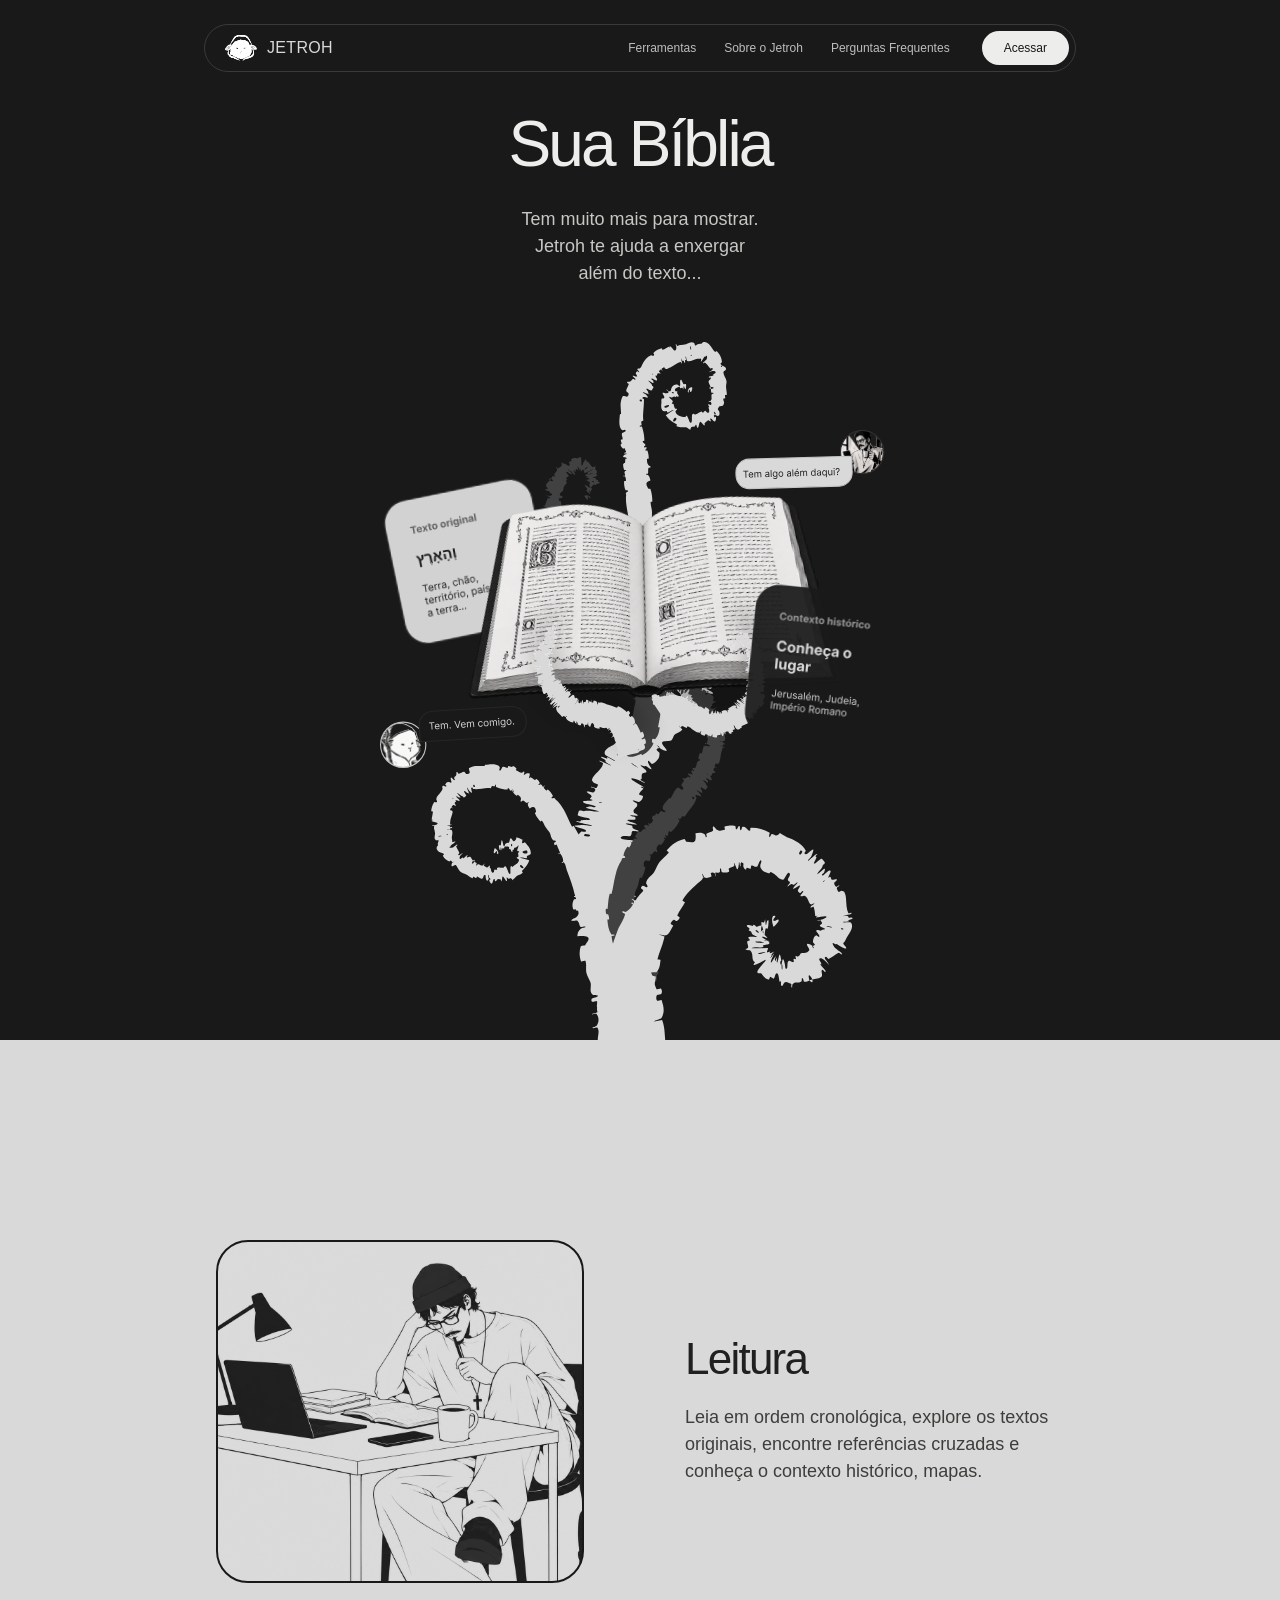
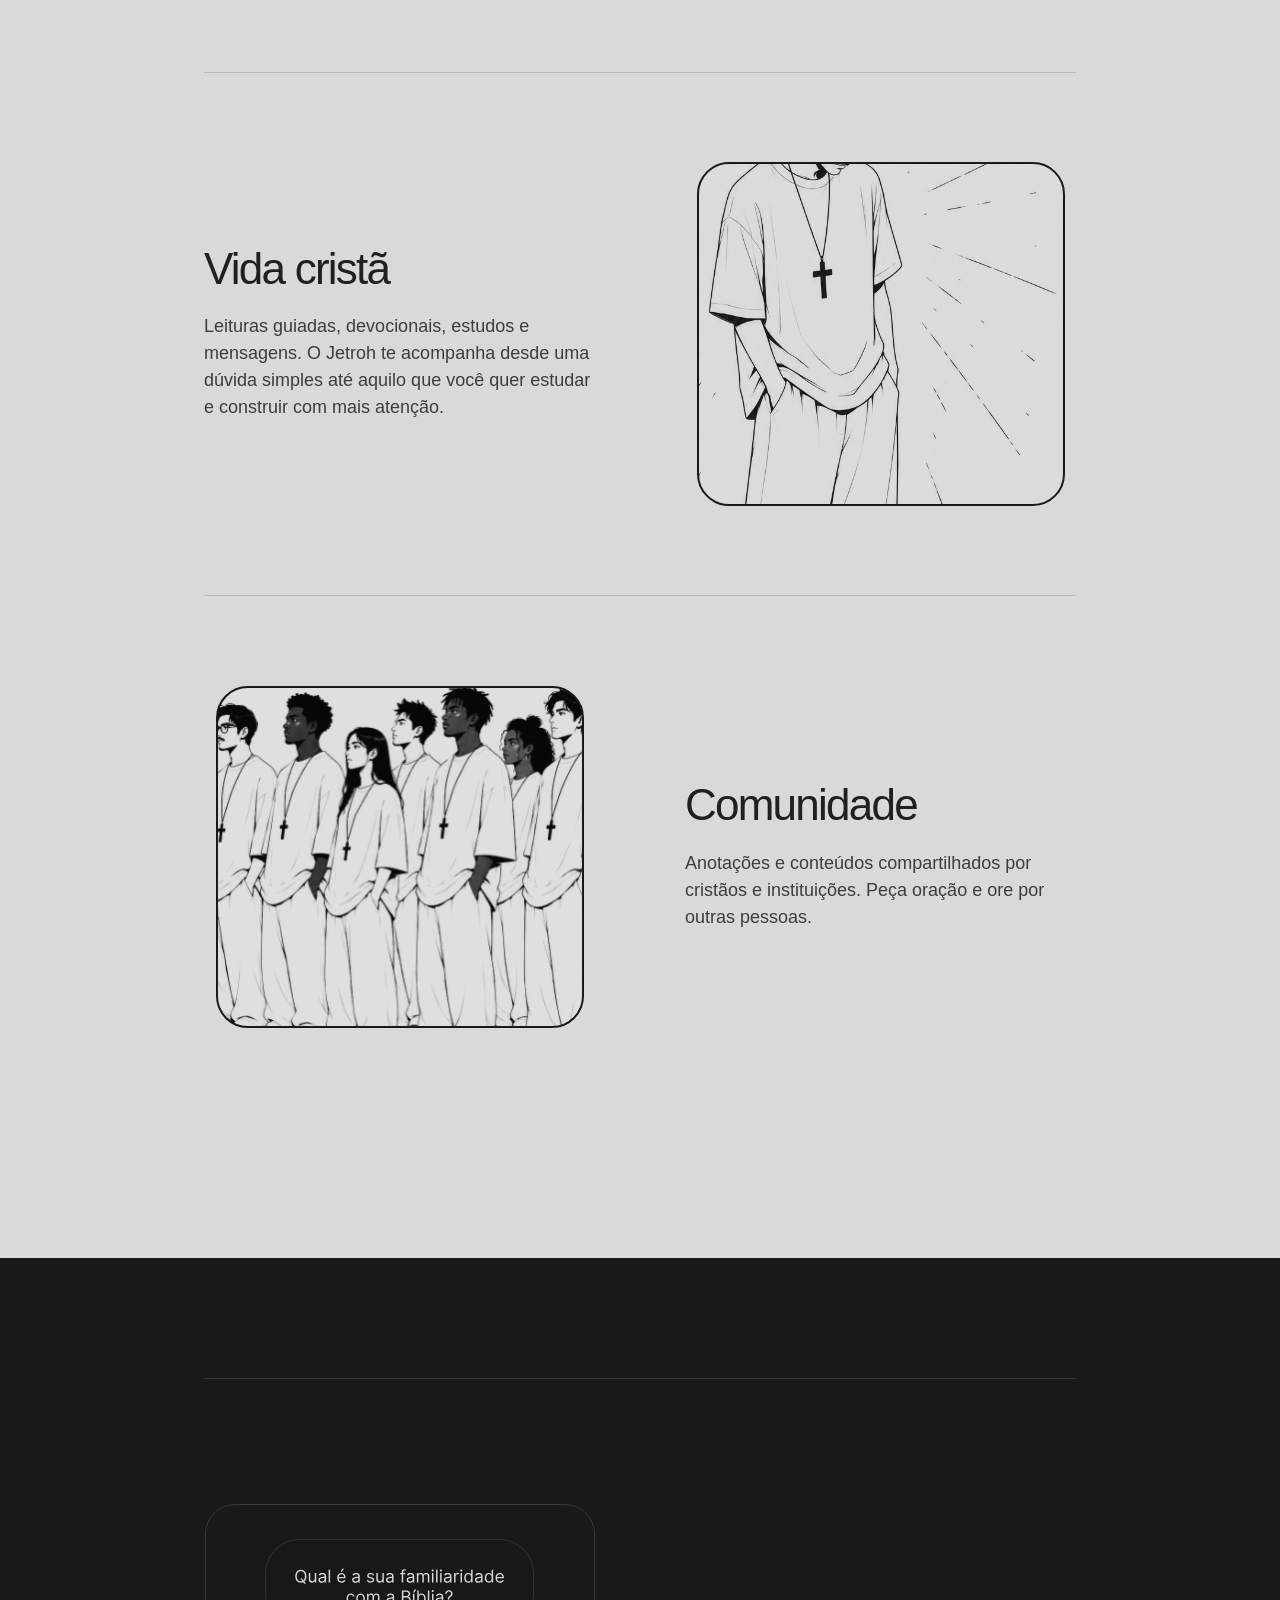
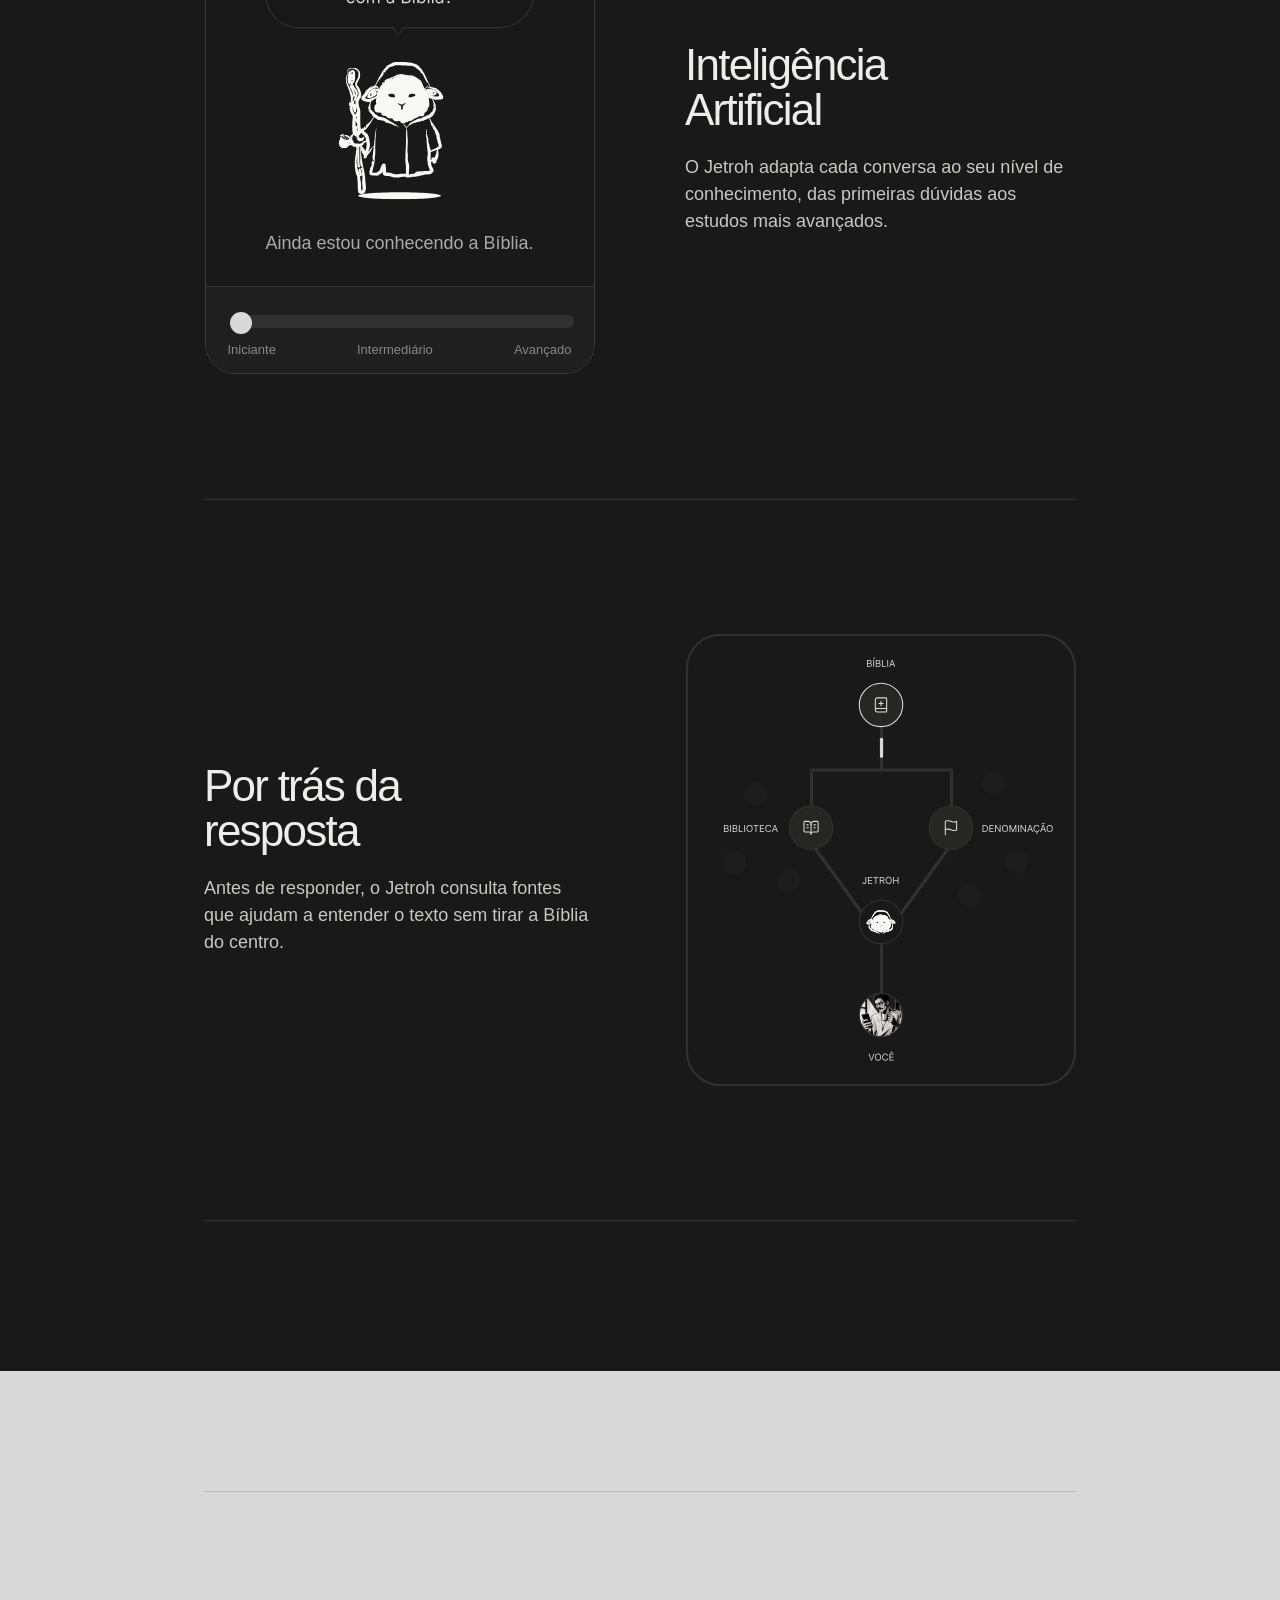
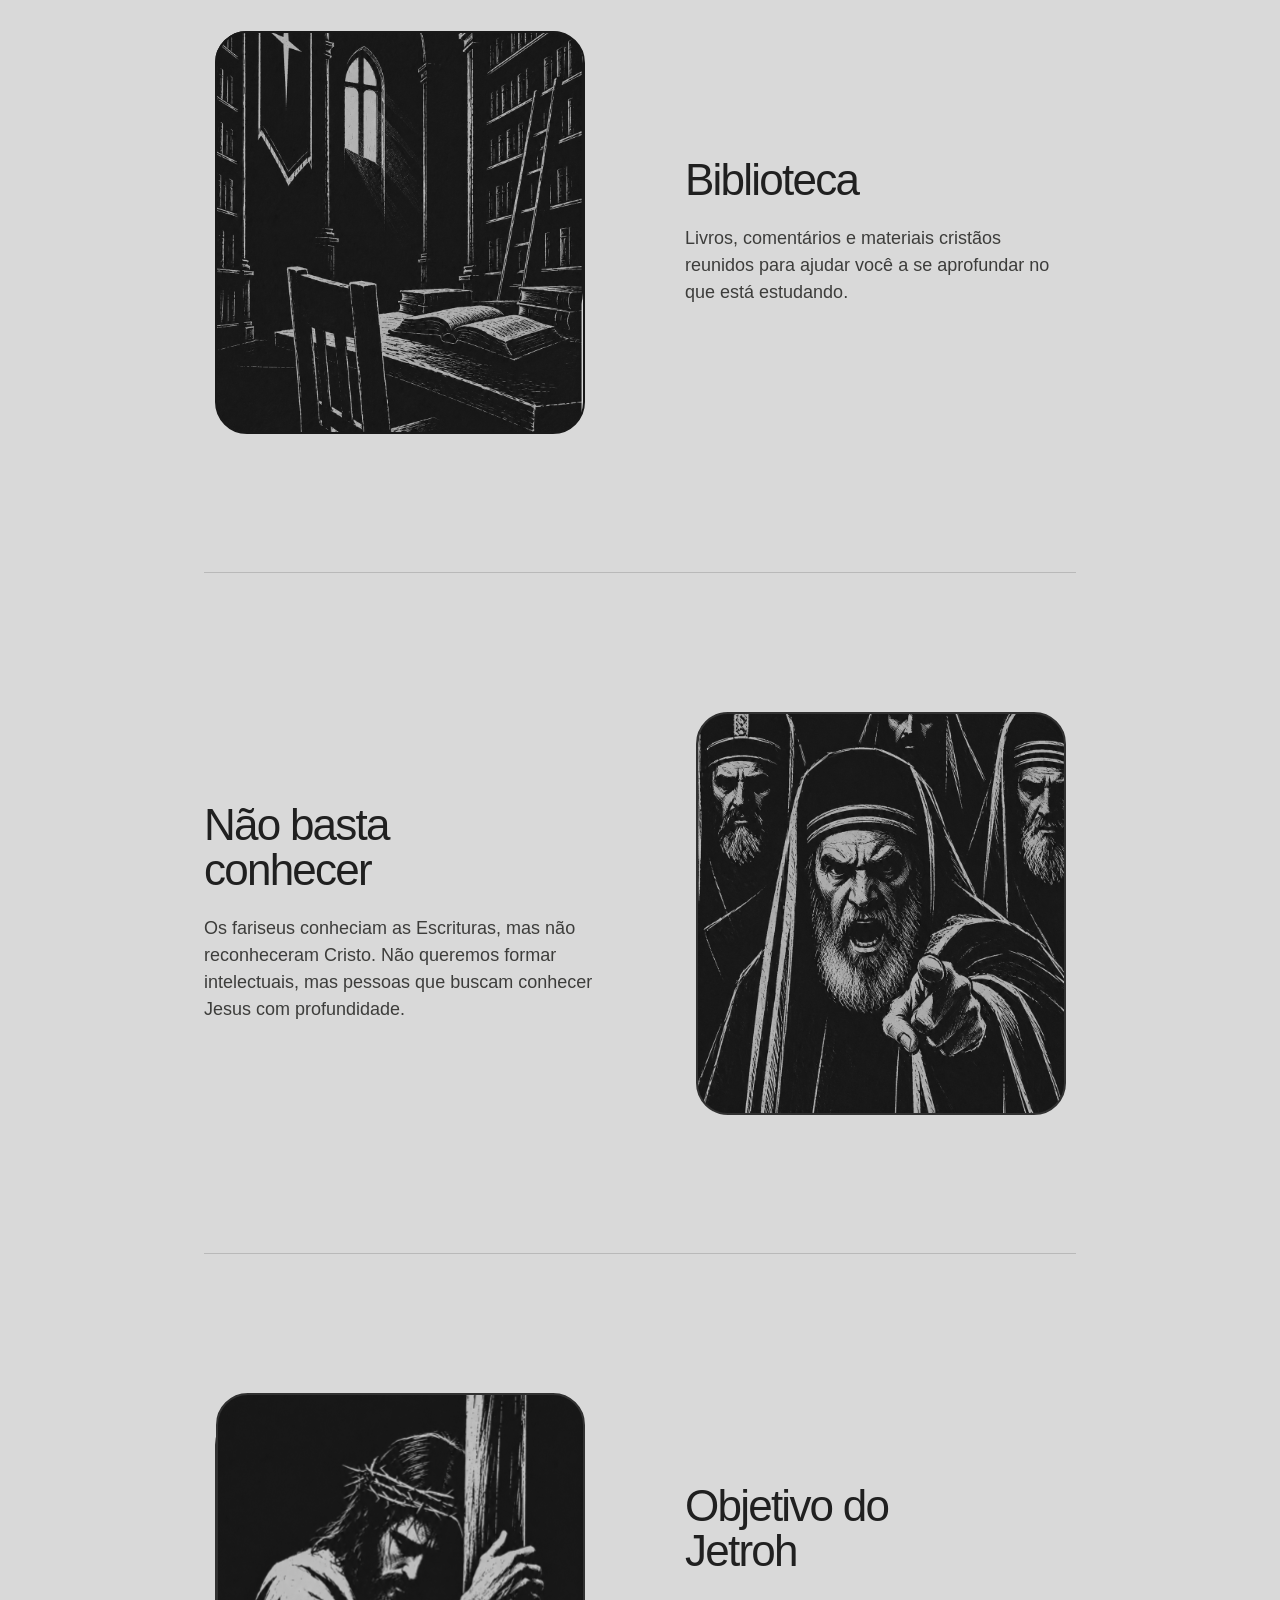
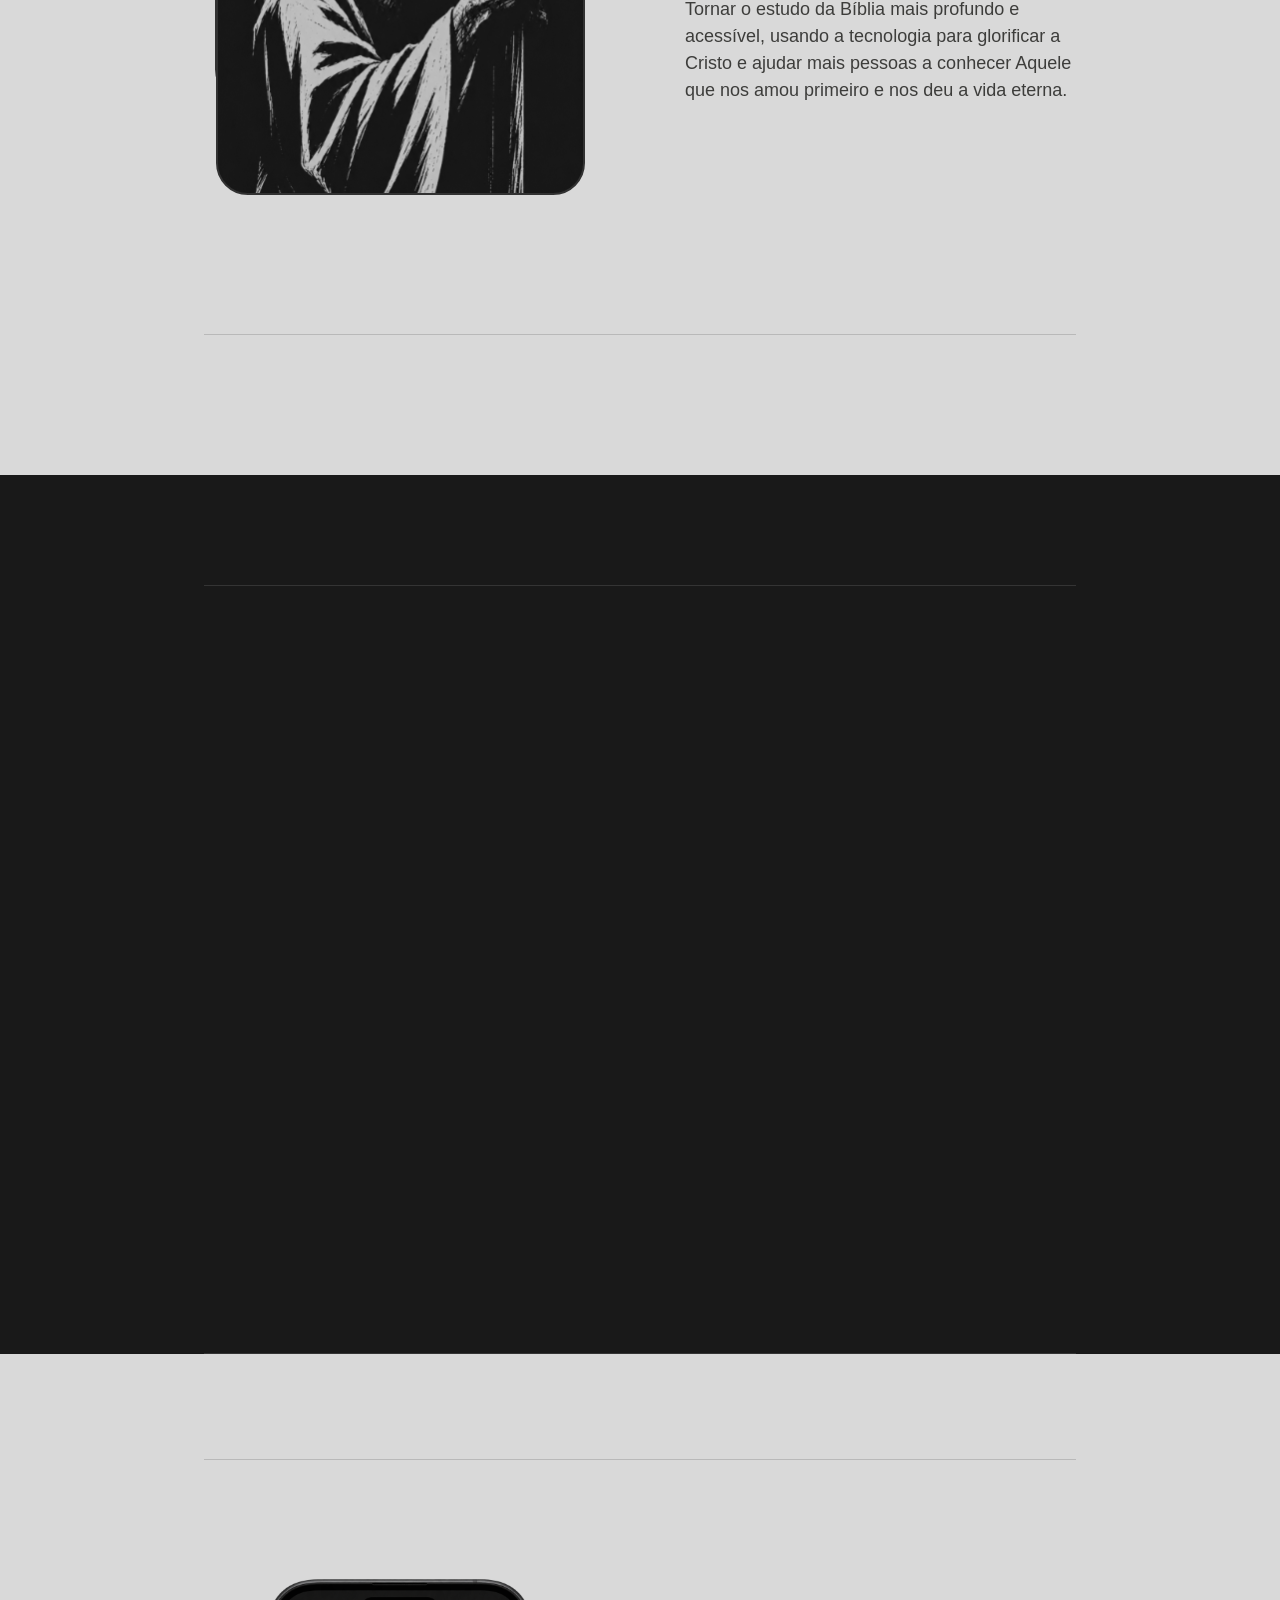
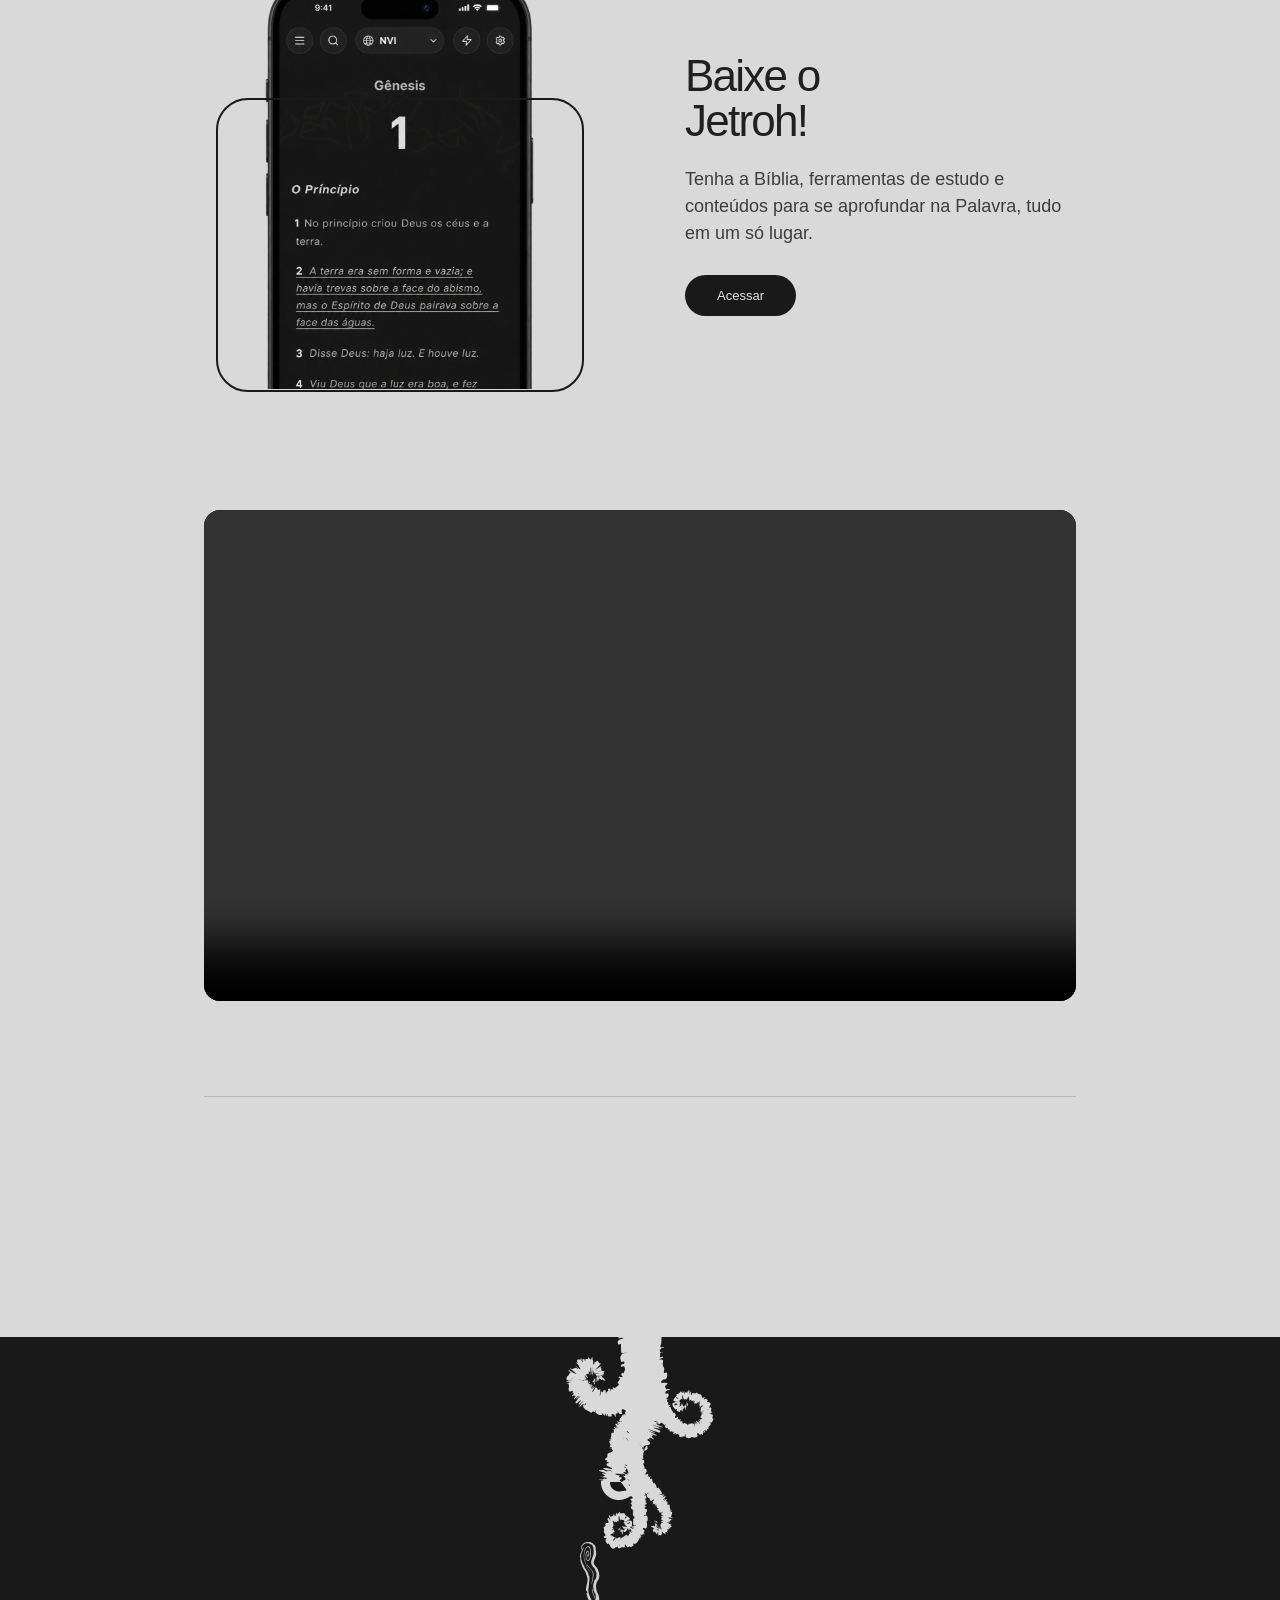
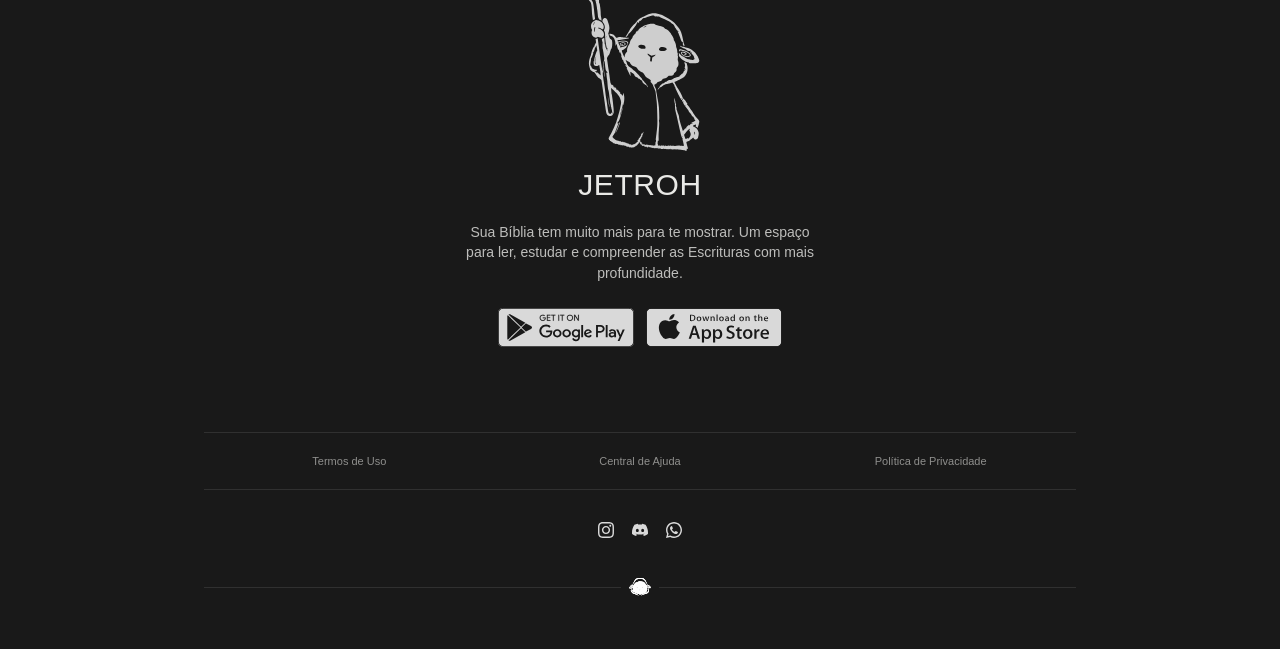
<file: index.html>
<!DOCTYPE html>
<html lang="pt-BR">
<head>
  <meta charset="UTF-8">
  <meta name="viewport" content="width=device-width, initial-scale=1.0">
  <meta name="theme-color" content="#191919">
  <title>Jetroh Bible</title>
  <link rel="icon" type="image/svg+xml" href="assets/section6/logo_jetroh.svg">
  <link rel="stylesheet" href="styles.css">
  
</head>
<body>
  <header class="topbar">
    <a class="brand-mini" href="index.html#inicio" aria-label="Jetroh"><img src="assets/section6/logo_jetroh.svg" alt=""><span>JETROH</span></a>
    <nav class="desktop-nav" aria-label="Navegação principal">
      <a href="#recursos">Ferramentas</a>
      <a href="#biblioteca">Sobre o Jetroh</a>
      <a href="#faq">Perguntas Frequentes</a>
      <a href="download.html" class="desktop-access">Acessar</a>
    </nav>
    <button class="menu-button" type="button" aria-label="Abrir menu" aria-expanded="false"><span></span><span></span></button>
  </header>
  <nav class="menu-panel" aria-label="Navegação"><a href="#recursos">Ferramentas</a><a href="#biblioteca">Sobre o Jetroh</a><a href="#faq">Perguntas Frequentes</a><a href="download.html">Acessar</a></nav>

  <main>
    <section class="hero dark-shell" id="inicio">
      <div class="hero-copy">
        <h1 class="hero-title">Sua Bíblia</h1>
        <p class="hero-text">Tem muito mais para mostrar.<br>Jetroh te ajuda a enxergar<br>além do texto...</p>
      </div>
      <div class="hero-art" aria-hidden="true">
        <img class="bible-center" src="assets/section1/bible_center.svg" alt="">
        <img class="hero-card hero-card-1" src="assets/section1/card1.svg" alt="">
        <img class="hero-card hero-card-2" src="assets/section1/card2.svg" alt="">
        <img class="bubble bubble-1" src="assets/section1/balao1.svg" alt="">
        <img class="bubble bubble-2" src="assets/section1/balao2.svg" alt="">
      </div>
    </section>

    <section class="light-shell feature-stack" id="recursos">
      <article class="feature-row">
        <div class="feature-media"><img src="assets/section2/img1.svg" alt="Ilustração de estudo bíblico"></div>
        <div class="feature-copy"><h2>Leitura</h2><p>Leia em ordem cronológica, explore os textos originais, encontre referências cruzadas e conheça o contexto histórico, mapas.</p></div>
      </article>
      <div class="line light-line"></div>
      <article class="feature-row reverse">
        <div class="feature-media"><img src="assets/section2/img2.svg" alt="Ilustração de vida cristã"></div>
        <div class="feature-copy"><h2>Vida cristã</h2><p>Leituras guiadas, devocionais, estudos e mensagens. O Jetroh te acompanha desde uma dúvida simples até aquilo que você quer estudar e construir com mais atenção.</p></div>
      </article>
      <div class="line light-line"></div>
      <article class="feature-row">
        <div class="feature-media"><img src="assets/section2/img3.svg" alt="Ilustração de comunidade cristã"></div>
        <div class="feature-copy"><h2>Comunidade</h2><p>Anotações e conteúdos compartilhados por cristãos e instituições. Peça oração e ore por outras pessoas.</p></div>
      </article>
    </section>

    <section class="dark-shell ai-section" id="ia">
      <div class="line dark-line"></div>
      <article class="ai-row">
        <div class="ai-visual level-card">
          <img src="assets/section3/img1.svg" alt="Jetroh perguntando seu nível de familiaridade com a Bíblia">
          <p class="level-message" aria-live="polite">Ainda estou conhecendo a Bíblia.</p>
          <div class="level-control">
            <input id="bible-level" type="range" min="0" max="100" step="1" value="0" aria-label="Familiaridade com a Bíblia">
            <div class="level-labels"><span>Iniciante</span><span>Intermediário</span><span>Avançado</span></div>
          </div>
        </div>
        <div class="section-copy white"><h2>Inteligência<br>Artificial</h2><p>O Jetroh adapta cada conversa ao seu nível de conhecimento, das primeiras dúvidas aos estudos mais avançados.</p></div>
      </article>
      <div class="line dark-line"></div>
      <article class="ai-row reverse">
        <div class="ai-visual"><img src="assets/section3/img2.svg" alt="Fluxo de fontes do Jetroh"></div>
        <div class="section-copy white"><h2>Por trás da<br>resposta</h2><p>Antes de responder, o Jetroh consulta fontes que ajudam a entender o texto sem tirar a Bíblia do centro.</p></div>
      </article>
      <div class="line dark-line"></div>
    </section>

    <section class="light-shell editorial-section" id="biblioteca">
      <div class="line light-line"></div>
      <article class="editorial-row">
        <div class="editorial-media"><img src="assets/section4/img1.svg" alt="Biblioteca"></div>
        <div class="section-copy"><h2>Biblioteca</h2><p>Livros, comentários e materiais cristãos reunidos para ajudar você a se aprofundar no que está estudando.</p></div>
      </article>
      <div class="line light-line"></div>
      <article class="editorial-row reverse">
        <div class="editorial-media"><img src="assets/section4/img2.svg" alt="Fariseus"></div>
        <div class="section-copy"><h2>Não basta<br>conhecer</h2><p>Os fariseus conheciam as Escrituras, mas não reconheceram Cristo. Não queremos formar intelectuais, mas pessoas que buscam conhecer Jesus com profundidade.</p></div>
      </article>
      <div class="line light-line"></div>
      <article class="editorial-row">
        <div class="editorial-media"><img src="assets/section4/img3.svg" alt="Cristo carregando a cruz"></div>
        <div class="section-copy"><h2>Objetivo do<br>Jetroh</h2><p>Tornar o estudo da Bíblia mais profundo e acessível, usando a tecnologia para glorificar a Cristo e ajudar mais pessoas a conhecer Aquele que nos amou primeiro e nos deu a vida eterna.</p></div>
      </article>
      <div class="line light-line"></div>
    </section>

    <section class="dark-shell faq-section" id="faq">
      <div class="line dark-line"></div>
      <h2>Perguntas Frequentes</h2>
      <div class="faq-list">
        <div class="faq-item"><button class="faq-question" type="button" aria-expanded="false">O Jetroh é gratuito?<span>+</span></button><div class="faq-answer"><div><p>O Jetroh terá recursos acessíveis para leitura e estudo, com detalhes de planos apresentados no lançamento.</p></div></div></div>
        <div class="faq-item"><button class="faq-question" type="button" aria-expanded="false">O Jetroh tem uma denominação?<span>+</span></button><div class="faq-answer"><div><p>O aplicativo respeita tradições e denominações, mantendo a Bíblia no centro da experiência.</p></div></div></div>
        <div class="faq-item"><button class="faq-question" type="button" aria-expanded="false">O app é seguro?<span>+</span></button><div class="faq-answer"><div><p>Privacidade e segurança fazem parte da estrutura do produto, especialmente em conteúdos e anotações pessoais.</p></div></div></div>
        <div class="faq-item"><button class="faq-question" type="button" aria-expanded="false">A IA pode errar?<span>+</span></button><div class="faq-answer"><div><p>Sim. Por isso as respostas devem ser conferidas nas referências apresentadas. A IA não substitui discipulado, igreja local ou estudo responsável.</p></div></div></div>
        <div class="faq-item"><button class="faq-question" type="button" aria-expanded="false">Quais ferramentas o Jetroh tem?<span>+</span></button><div class="faq-answer"><div><p>Leitura bíblica, ferramentas de estudo, contexto, textos originais, referências, devocionais, biblioteca, comunidade e assistência por IA.</p></div></div></div>
        <div class="faq-item"><button class="faq-question" type="button" aria-expanded="false">Minhas anotações são privadas?<span>+</span></button><div class="faq-answer"><div><p>As anotações privadas permanecem privadas; conteúdos comunitários dependem da sua escolha de compartilhamento.</p></div></div></div>
        <div class="faq-item"><button class="faq-question" type="button" aria-expanded="false">Jetroh tem base bíblica?<span>+</span></button><div class="faq-answer"><div><p>A proposta do Jetroh é usar tecnologia como ferramenta para aprofundar a leitura e compreensão das Escrituras.</p></div></div></div>
      </div>
    </section>
    <div class="line dark-line"></div>

    <section class="light-shell download-section" id="download">
      <div class="line light-line"></div>
      <div class="download-wrap">
        <div class="download-visual"><img src="assets/section5/img1.svg" alt="Jetroh no celular"></div>
        <div class="section-copy download-copy"><h2>Baixe o<br>Jetroh!</h2><p>Tenha a Bíblia, ferramentas de estudo e conteúdos para se aprofundar na Palavra, tudo em um só lugar.</p><a href="download.html" class="download-cta">Acessar</a></div>
      </div>
      <div class="download-video-wrap">
        <video class="download-video" controls preload="metadata" playsinline aria-label="Demonstração das funções do Jetroh">
          Seu navegador não suporta reprodução de vídeo.
        </video>
      </div>
      <div class="line light-line"></div>
    </section>
  </main>

  <footer class="dark-shell footer">
    <img class="footer-transition" src="assets/section6/element1.svg" alt="">
    <div class="footer-art"><img src="assets/section6/jetroh.svg" alt=""></div>
    <div class="footer-brand"><span>JETROH</span></div>
    <p>Sua Bíblia tem muito mais para te mostrar. Um espaço para ler, estudar e compreender as Escrituras com mais profundidade.</p>
    <div class="store-buttons">
      <img src="assets/section6/botao_play.svg" alt="Google Play">
      <img src="assets/section6/botao_apple.svg" alt="App Store">
    </div>
    <div class="footer-links"><a href="#">Termos de Uso</a><a href="help.html">Central de Ajuda</a><a href="#">Política de Privacidade</a></div>
    <div class="footer-social" aria-label="Redes sociais">
      <a href="https://www.instagram.com/jetroh.bible/" target="_blank" rel="noopener noreferrer" aria-label="Instagram"><img src="assets/section6/insta.svg" alt=""></a>
      <a href="#" aria-label="Discord"><img src="assets/section6/discord.svg" alt=""></a>
      <a href="#" aria-label="WhatsApp"><img src="assets/section6/zap.svg" alt=""></a>
    </div>
    <div class="footer-bottom-mark"><button class="to-top" aria-label="Voltar ao topo"><img src="assets/section6/logo_jetroh.svg" alt=""></button></div>
  </footer>

  <script src="script.js"></script>
</body>
</html>
</file>
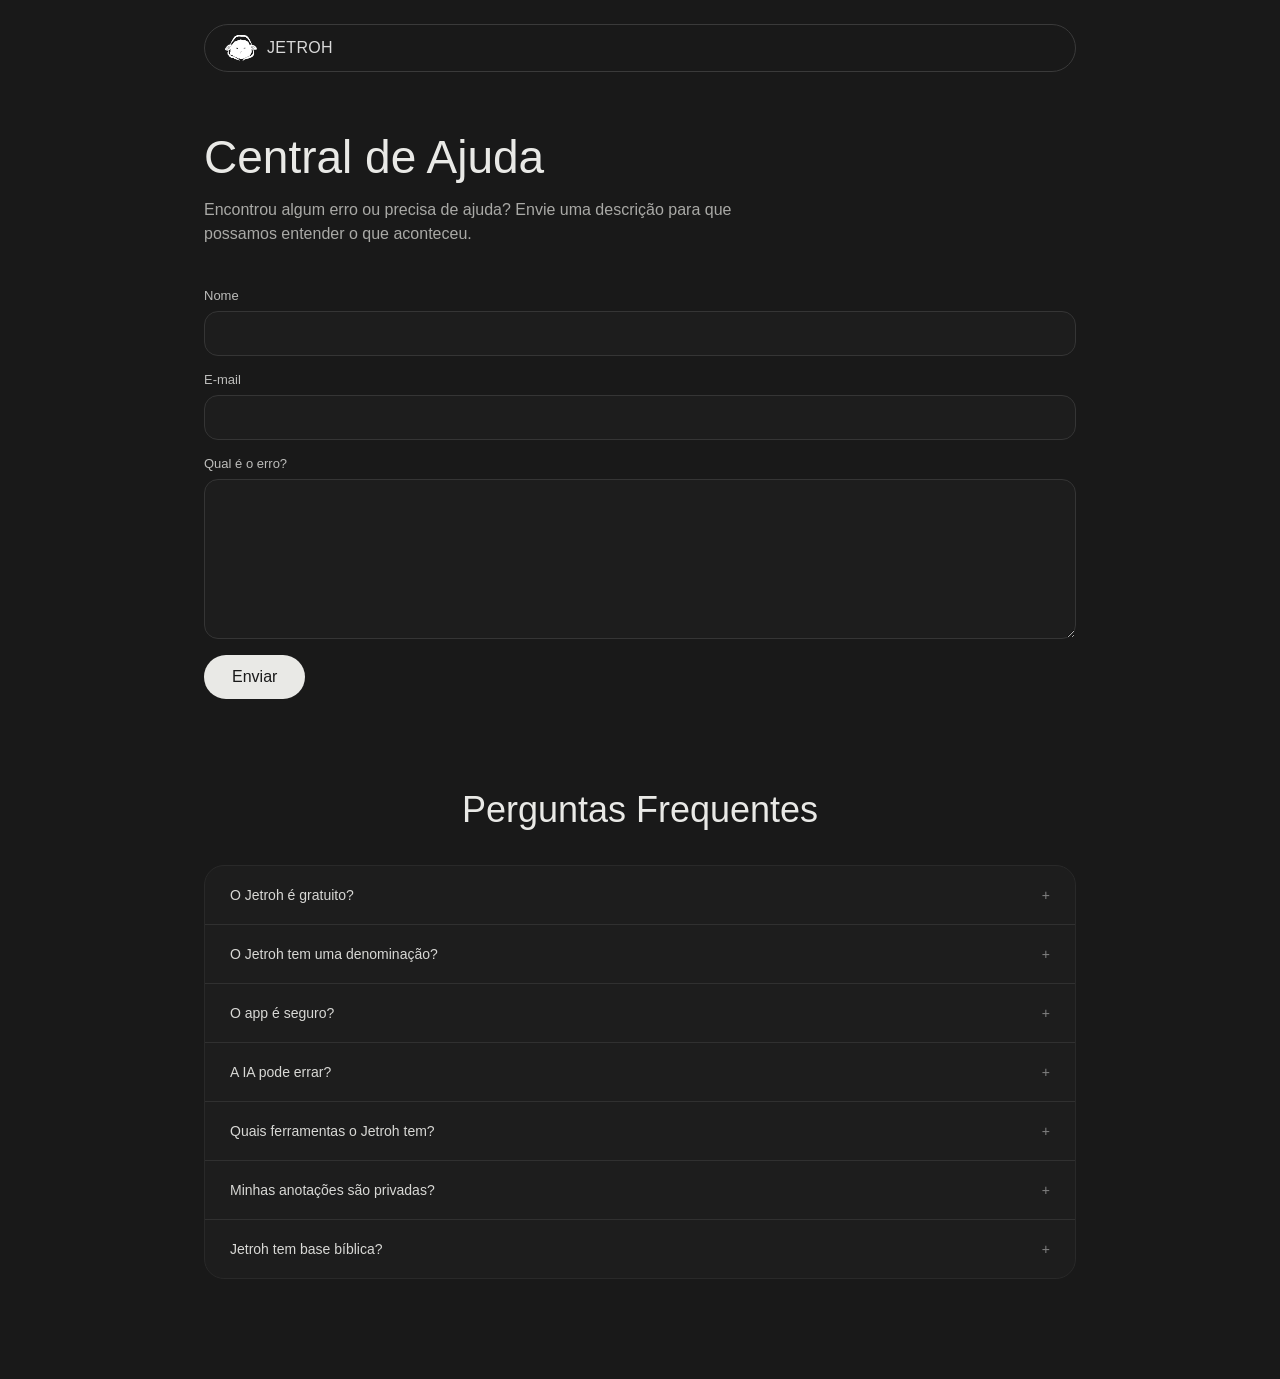
<file: help.html>
<!DOCTYPE html>
<html lang="pt-BR">
<head>
  <meta charset="UTF-8">
  <meta name="viewport" content="width=device-width, initial-scale=1.0">
  <meta name="theme-color" content="#191919">
  <title>Central de Ajuda — Jetroh</title>
  <link rel="icon" type="image/svg+xml" href="assets/section6/logo_jetroh.svg">
  <link rel="stylesheet" href="styles.css">
  <style>
    body{background:#191919;color:#e9e9e6}
    .help-page{min-height:100vh;padding:130px 0 100px}
    .help-wrap{width:min(872px,82vw);margin:0 auto}
    .help-title{font-family:Arial,sans-serif;font-weight:400;font-size:46px;margin:0 0 14px}
    .help-subtitle{color:#a9a9a6;max-width:560px;line-height:1.5;margin:0 0 42px}
    .help-form{display:grid;gap:16px;margin-bottom:90px}
    .help-form label{display:grid;gap:8px;font-size:13px;color:#bdbdbb}
    .help-form input,.help-form textarea{width:100%;border:1px solid #353535;background:#1d1d1d;color:#e9e9e6;border-radius:14px;padding:14px 16px;font:inherit;outline:none}
    .help-form textarea{min-height:160px;resize:vertical}
    .help-form input:focus,.help-form textarea:focus{border-color:#666}
    .help-submit{justify-self:start;border:0;border-radius:999px;background:#e9e9e6;color:#191919;padding:13px 28px;cursor:pointer}
    .help-faq-title{font-family:Arial,sans-serif;font-weight:400;font-size:36px;text-align:center;margin:0 0 34px}
    @media(max-width:700px){.help-page{padding:100px 0 70px}.help-wrap{width:74vw}.help-title{font-size:34px}.help-subtitle{font-size:14px}.help-form{margin-bottom:65px}.help-faq-title{font-size:28px}}
  </style>
</head>
<body>
  <header class="topbar">
    <a class="brand-mini" href="index.html" aria-label="Voltar para a página principal do Jetroh"><img src="assets/section6/logo_jetroh.svg" alt=""><span>JETROH</span></a>
  </header>

  <main class="help-page">
    <div class="help-wrap">
      <h1 class="help-title">Central de Ajuda</h1>
      <p class="help-subtitle">Encontrou algum erro ou precisa de ajuda? Envie uma descrição para que possamos entender o que aconteceu.</p>

      <form class="help-form">
        <label>Nome<input type="text" name="nome" autocomplete="name" required></label>
        <label>E-mail<input type="email" name="email" autocomplete="email" required></label>
        <label>Qual é o erro?<textarea name="erro" required></textarea></label>
        <button class="help-submit" type="submit">Enviar</button>
      </form>

      <h2 class="help-faq-title">Perguntas Frequentes</h2>
      <div class="faq-list">
        <div class="faq-item"><button class="faq-question" type="button" aria-expanded="false">O Jetroh é gratuito?<span>+</span></button><div class="faq-answer"><div><p>O Jetroh terá recursos acessíveis para leitura e estudo, com detalhes de planos apresentados no lançamento.</p></div></div></div>
        <div class="faq-item"><button class="faq-question" type="button" aria-expanded="false">O Jetroh tem uma denominação?<span>+</span></button><div class="faq-answer"><div><p>O aplicativo respeita tradições e denominações, mantendo a Bíblia no centro da experiência.</p></div></div></div>
        <div class="faq-item"><button class="faq-question" type="button" aria-expanded="false">O app é seguro?<span>+</span></button><div class="faq-answer"><div><p>Privacidade e segurança fazem parte da estrutura do produto, especialmente em conteúdos e anotações pessoais.</p></div></div></div>
        <div class="faq-item"><button class="faq-question" type="button" aria-expanded="false">A IA pode errar?<span>+</span></button><div class="faq-answer"><div><p>Sim. Por isso as respostas devem ser conferidas nas referências apresentadas. A IA não substitui discipulado, igreja local ou estudo responsável.</p></div></div></div>
        <div class="faq-item"><button class="faq-question" type="button" aria-expanded="false">Quais ferramentas o Jetroh tem?<span>+</span></button><div class="faq-answer"><div><p>Leitura bíblica, ferramentas de estudo, contexto, textos originais, referências, devocionais, biblioteca, comunidade e assistência por IA.</p></div></div></div>
        <div class="faq-item"><button class="faq-question" type="button" aria-expanded="false">Minhas anotações são privadas?<span>+</span></button><div class="faq-answer"><div><p>As anotações privadas permanecem privadas; conteúdos comunitários dependem da sua escolha de compartilhamento.</p></div></div></div>
        <div class="faq-item"><button class="faq-question" type="button" aria-expanded="false">Jetroh tem base bíblica?<span>+</span></button><div class="faq-answer"><div><p>A proposta do Jetroh é usar tecnologia como ferramenta para aprofundar a leitura e compreensão das Escrituras.</p></div></div></div>
      </div>
    </div>
  </main>

  <script src="script.js"></script>
</body>
</html>
</file>
<file: styles.css>
:root{--dark:#191919;--light:#D9D9D9;--ink:#191919;--muted:#9d9d9a;--line-light:#b9b9b9;--line-dark:#343434;--white:#e9e9e6}
*{box-sizing:border-box}html{scroll-behavior:smooth}body{margin:0;background:var(--dark);color:var(--ink);font-family:Inter,Arial,sans-serif;font-weight:400}a{color:inherit;text-decoration:none}button{font:inherit}.dark-shell{background:var(--dark);color:var(--white)}.light-shell{background:var(--light);color:var(--ink)}
.topbar{height:48px;width:min(872px,78vw);display:flex;align-items:center;justify-content:space-between;padding:0 20px;position:fixed;z-index:50;left:50%;top:24px;transform:translateX(-50%);background:#191919;border:1px solid #3a3a3a;border-radius:999px;color:#d9d9d9}.brand-mini{display:flex;align-items:center;gap:10px;font-family:Arial,sans-serif;font-size:16px;letter-spacing:.02em}.brand-mini img{width:32px;height:auto;filter:brightness(2)}.menu-button{width:32px;height:32px;border:0;background:transparent;display:grid;place-content:center;gap:5px;cursor:pointer}.menu-button span{display:block;width:15px;height:1px;background:#d9d9d9}.menu-panel{display:none;position:absolute;right:0;top:56px;padding:12px;background:#202020;border:1px solid #383838;border-radius:14px;min-width:190px}.menu-panel.open{display:grid}.menu-panel a{padding:9px 12px;font-size:12px;color:#d9d9d9}
.hero{height:1040px;position:relative;overflow:hidden;padding-top:112px}.hero-copy{text-align:center;position:relative;z-index:3}.hero h1{margin:0;font-family:Arial,sans-serif;font-weight:400;font-size:clamp(58px,5.5vw,86px);line-height:.95;letter-spacing:-.055em;color:#ededeb}.hero h1 span{font-size:.45em;line-height:1.5;font-family:Arial,sans-serif;font-weight:400;letter-spacing:0}.hero-art{width:760px;height:790px;margin:48px auto 0;position:relative}.bible-center{position:absolute;left:50%;top:0;transform:translateX(-50%);height:782px;width:auto}.hero-card{position:absolute;width:180px}.hero-card-1{left:78px;top:200px;transform:rotate(-3deg)}.hero-card-2{right:68px;top:220px;transform:rotate(2deg)}.bubble{position:absolute;width:165px}.bubble-1{left:25px;top:410px}.bubble-2{right:10px;top:445px}
.line{height:1px;width:min(872px,78vw);margin:0 auto}.light-line{background:var(--line-light)}.dark-line{background:var(--line-dark)}.feature-stack{padding:110px 0 140px}.feature-row,.ai-row,.editorial-row,.download-wrap{width:min(872px,82vw);margin:0 auto;display:grid;grid-template-columns:1fr 1fr;align-items:center;gap:90px}.feature-row{min-height:522px}.feature-row.reverse .feature-media,.ai-row.reverse .ai-visual,.editorial-row.reverse .editorial-media{order:2}.feature-row.reverse .feature-copy,.ai-row.reverse .section-copy,.editorial-row.reverse .section-copy{order:1}.feature-media img{width:100%;max-width:368px;display:block;margin:auto}.feature-copy h2,.section-copy h2{font-family:Arial,sans-serif;font-weight:400;font-size:44px;line-height:1.02;letter-spacing:-.04em;margin:0 0 22px;color:#202020}.feature-copy p,.section-copy p{font-size:18px;line-height:1.5;margin:0;max-width:390px;color:#3d3d3b}.ai-section{padding:120px 0 150px}.ai-row{min-height:720px}.section-copy.white h2{color:#ededeb}.section-copy.white p{color:#c7c7c4}.ai-visual img{display:block;width:100%;max-width:310px;margin:auto}.level-card{border:1px solid #3a3a3a;border-radius:30px;overflow:hidden;max-width:390px;margin:auto;padding-top:34px}.level-card>img{max-width:270px}.level-message{height:86px;margin:0!important;padding:18px 30px;display:grid;place-items:center;text-align:center;color:#aaa!important;font-size:18px!important;line-height:1.25!important}.level-control{border-top:1px solid #373737;padding:26px 22px 20px}.level-control input{width:100%;accent-color:#d9d9d9;cursor:pointer}.level-labels{display:flex;justify-content:space-between;margin-top:10px;color:#888;font-size:11px}.editorial-section{padding:120px 0 140px}.editorial-row{min-height:680px}.editorial-media img{display:block;width:100%;max-width:370px;margin:auto}.faq-section{padding:110px 0 145px}.faq-section>h2{font-family:Arial,sans-serif;font-weight:400;font-size:42px;text-align:center;margin:110px 0 50px}.faq-list{width:min(872px,82vw);margin:auto;border:1px solid #292929;border-radius:20px;overflow:hidden;background:#1d1d1d}.faq-list details{border-bottom:1px solid #303030}.faq-list details:last-child{border-bottom:0}.faq-list summary{list-style:none;cursor:pointer;padding:21px 25px;color:#d8d8d5;font-size:14px;display:flex;justify-content:space-between}.faq-list summary::-webkit-details-marker{display:none}.faq-list summary span{color:#818181}.faq-list p{margin:0;padding:0 60px 22px 25px;color:#9c9c9a;font-size:13px;line-height:1.55}.download-section{padding:105px 0 240px}.download-wrap{min-height:650px}.download-visual img{display:block;width:100%;max-width:368px;margin:auto}.download-copy .download-cta{display:inline-flex;margin-top:28px;background:#191919;color:#e2e2df;border-radius:999px;padding:13px 32px;font-size:13px}.footer{min-height:850px;text-align:center;padding:205px 0 45px;position:relative;overflow:hidden}.footer-transition{position:absolute;top:-155px;left:50%;transform:translateX(-50%);width:150px;height:auto}.footer-art img{width:120px;height:auto;opacity:.95}.footer-brand{margin:12px auto 0;display:flex;flex-direction:column;gap:8px;align-items:center;font-family:Arial,sans-serif;font-size:30px;letter-spacing:.02em}.footer-brand img{width:24px;filter:brightness(3)}.footer>p{width:min(370px,78vw);margin:20px auto 25px;font-size:14px;line-height:1.45;color:#bdbdbb}.store-buttons{display:flex;justify-content:center;align-items:center;gap:12px}.store-buttons img{display:block;height:39px;width:auto}.footer-links{width:min(872px,82vw);border-top:1px solid #303030;border-bottom:1px solid #303030;margin:85px auto 0;padding:22px 0;display:flex;justify-content:center;gap:80px;color:#8f8f8d;font-size:11px}.to-top{margin-top:28px;border:0;background:transparent;color:#f1f1ee;font-size:20px;cursor:pointer}
@media(max-width:700px){.topbar{top:18px;height:48px;width:74vw;padding:0 16px}.brand-mini{font-size:14px}.brand-mini img{width:21px}.hero{height:790px;padding-top:110px}.hero h1{font-size:48px;line-height:.96}.hero h1 span{font-size:.46em}.hero-art{width:100%;height:610px;margin-top:38px}.bible-center{height:500px;top:0}.hero-card{width:112px}.hero-card-1{left:9%;top:150px}.hero-card-2{right:7%;top:185px}.bubble{width:112px}.bubble-1{left:8%;top:305px}.bubble-2{right:5%;top:335px}.line{width:86vw}.feature-stack{padding:55px 0 50px}.feature-row,.ai-row,.editorial-row,.download-wrap{width:74vw;grid-template-columns:1fr;gap:24px}.feature-row{min-height:500px;padding:42px 0;align-content:center}.feature-row.reverse .feature-media,.ai-row.reverse .ai-visual,.editorial-row.reverse .editorial-media{order:2}.feature-row.reverse .feature-copy,.ai-row.reverse .section-copy,.editorial-row.reverse .section-copy{order:1}.feature-media img{max-width:100%}.feature-copy h2,.section-copy h2{font-size:36px;margin-bottom:14px}.feature-copy p,.section-copy p{font-size:16px;line-height:1.42;max-width:none}.ai-section{padding:55px 0}.ai-row{min-height:610px;padding:40px 0;align-content:center}.ai-row .ai-visual{order:2}.ai-row .section-copy{order:1}.ai-visual img{max-width:100%}.level-card{width:100%;border-radius:24px;padding-top:24px}.level-card>img{max-width:250px}.level-message{height:88px;font-size:17px!important}.level-control{padding:22px 16px 18px}.editorial-section{padding:50px 0 55px}.editorial-row{min-height:590px;padding:45px 0;align-content:center}.editorial-row .editorial-media{order:2}.editorial-row .section-copy{order:1}.editorial-media img{max-width:100%}.faq-section{padding:55px 0 70px}.faq-section>h2{font-size:30px;margin:58px 0 28px}.faq-list{width:74vw;border-radius:13px}.faq-list summary{padding:15px 13px;font-size:11px}.faq-list p{padding:0 32px 15px 13px;font-size:11px}.download-section{padding:48px 0 180px}.download-wrap{min-height:560px;padding:42px 0;align-content:center}.download-visual{order:2}.download-copy{order:1}.download-copy .download-cta{display:none}.footer{min-height:650px;padding-top:150px}.footer-transition{top:-115px;width:105px}.footer-art img{width:78px}.footer-brand{font-size:26px}.footer-brand img{width:20px}.footer>p{font-size:13px;width:58vw}.store-buttons img{height:31px}.footer-links{margin-top:55px;width:74vw;gap:35px;font-size:9px}.to-top{margin-top:22px}}

/* Refinos aprovados — hero, seletor de familiaridade e rodapé */
.hero h1{
  display:flex;
  flex-direction:column;
  align-items:center;
  gap:24px;
  font-family:Arial,sans-serif;
  font-weight:400;
  line-height:1;
  letter-spacing:-.045em;
}
.hero-title{
  display:block;
  font-size:clamp(58px,5vw,78px);
  color:#ededeb;
}
.hero-subtitle{
  display:block;
  font-size:clamp(25px,2.25vw,34px);
  line-height:1.18;
  letter-spacing:-.02em;
  color:#ededeb;
}
.hero-art{isolation:isolate}
.bible-center{z-index:2}
.hero-card-1{
  z-index:1;
  left:calc(50% - 255px);
  top:145px;
  width:168px;
  transform:rotate(-5deg);
}
.hero-card-2{
  z-index:3;
  right:auto;
  left:calc(50% + 105px);
  top:250px;
  width:160px;
  transform:rotate(2deg);
}
.bubble{z-index:4}
.bubble-1{
  left:calc(50% + 95px);
  top:95px;
  width:150px;
}
.bubble-2{
  right:auto;
  left:calc(50% - 260px);
  top:370px;
  width:148px;
}

.level-card{
  width:390px;
  height:470px;
  max-width:100%;
  display:flex;
  flex-direction:column;
  padding-top:34px;
}
.level-card>img{
  width:270px;
  height:261px;
  max-width:100%;
  object-fit:contain;
  flex:0 0 261px;
}
.level-message{
  box-sizing:border-box;
  width:100%;
  height:86px;
  min-height:86px;
  max-height:86px;
  flex:0 0 86px;
  overflow:hidden;
}
.level-control{
  height:88px;
  min-height:88px;
  margin-top:auto;
  flex:0 0 88px;
  background-color:#1F1F1F;
}

.footer{
  padding-top:205px;
}
.footer-transition{
    top: -22px;
    width: 148px;
    z-index: 2;
}
.footer-art{
  position:relative;
  z-index:3;
}
.footer-brand{
  margin-top:14px;
  display:block;
}
.footer-brand span{
  display:block;
}

.footer-social{
  width:min(872px,82vw);
  margin:0 auto;
  padding:30px 0 12px;
  display:flex;
  align-items:center;
  justify-content:center;
  gap:14px;
}
.footer-social a{
  display:grid;
  place-items:center;
  width:20px;
  height:20px;
}
.footer-social img{
  display:block;
  max-width:18px;
  max-height:18px;
  width:auto;
  height:auto;
}

.footer-bottom-mark{
  width:min(872px,82vw);
  height:34px;
  margin:18px auto 0;
  position:relative;
  display:flex;
  align-items:center;
  justify-content:center;
}
.footer-bottom-mark::before{
  content:"";
  position:absolute;
  left:0;
  right:0;
  top:50%;
  height:1px;
  background:#303030;
}
.to-top{
  position:relative;
  z-index:2;
  margin:0;
  width:38px;
  height:30px;
  display:grid;
  place-items:center;
  border:0;
  background:#191919;
  padding:0 8px;
}
.to-top img{
  display:block;
  width:22px;
  height:auto;
  filter:brightness(3);
}

@media(max-width:700px){
  .hero h1{gap:14px}
  .hero-title{font-size:48px}
  .hero-subtitle{font-size:23px;line-height:1.22}
  .hero-card-1{left:calc(50% - 185px);top:108px;width:116px}
  .hero-card-2{left:calc(50% + 68px);top:185px;width:112px}
  .bubble-1{left:calc(50% + 52px);top:78px;width:106px}
  .bubble-2{left:calc(50% - 185px);top:300px;width:104px}
  .level-card{height:430px;padding-top:24px}
  .level-card>img{width:250px;height:240px;flex-basis:240px}
  .level-message{height:82px;min-height:82px;max-height:82px;flex-basis:82px}
  .level-control{height:84px;min-height:84px;flex-basis:84px;}
  .footer-transition{top:-18px;width:110px}
  .footer-bottom-mark{width:74vw;margin-top:16px}
}


/* Ajustes v4 — hero com título + parágrafo e microanimações contínuas */
.hero-copy{
  display:flex;
  flex-direction:column;
  align-items:center;
}
.hero-copy .hero-title{
  margin:0;
  font-family:Arial,sans-serif;
  font-weight:400;
  font-size:clamp(58px,5vw,78px);
  line-height:1;
  letter-spacing:-.045em;
  color:#ededeb;
}
.hero-copy .hero-text{
  margin:30px 0 0;
  font-family:Inter,Arial,sans-serif;
  font-size:18px;
  line-height:1.5;
  font-weight:400;
  letter-spacing:0;
  color:#c7c7c4;
  text-align:center;
}

/* Desativa a antiga estrutura tipográfica do h1 */
.hero h1{
  display:block;
  margin:0;
  font-size:inherit;
  line-height:inherit;
  letter-spacing:inherit;
}
.hero h1 span{font-size:inherit;line-height:inherit}

.hero-card,
.bubble{
  will-change: transform;
  backface-visibility: hidden;
  -webkit-backface-visibility: hidden;
  filter: none;
  image-rendering: auto;
}

.hero-card-1{animation:float-card-left 6.4s ease-in-out infinite}
.hero-card-2{animation:float-card-right 7.2s ease-in-out infinite}
.bubble-1{animation:float-bubble-one 5.6s ease-in-out infinite}
.bubble-2{animation:float-bubble-two 6.1s ease-in-out infinite}

@keyframes float-card-left{
  0%,100%{transform:translate3d(0,0,0) rotate(-5deg)}
  50%{transform:translate3d(-3px,-8px,0) rotate(-4deg)}
}
@keyframes float-card-right{
  0%,100%{transform:translate3d(0,0,0) rotate(2deg)}
  50%{transform:translate3d(4px,-7px,0) rotate(2.7deg)}
}
@keyframes float-bubble-one{
  0%,100%{transform:translate3d(0,0,0)}
  50%{transform:translate3d(4px,-6px,0)}
}
@keyframes float-bubble-two{
  0%,100%{transform:translate3d(0,0,0)}
  50%{transform:translate3d(-4px,-7px,0)}
}

@media(max-width:700px){
  .hero-copy .hero-title{font-size:48px}
  .hero-copy .hero-text{margin-top:18px;font-size:16px;line-height:1.45}
}

@media(prefers-reduced-motion:reduce){
  .hero-card-1,.hero-card-2,.bubble-1,.bubble-2{animation:none}
}

.level-control input {
    width: 100%;
    appearance: none;
    -webkit-appearance: none;
    background: transparent;
    cursor: pointer;
}

.level-control input::-webkit-slider-runnable-track {
    height: 13px;
    background: #313131;
    border: none;
    border-radius: 100px;
}

.level-control input::-webkit-slider-thumb {
    -webkit-appearance: none;
    width: 22px;
    height: 22px;
    background: #d9d9d9;
    border: none;
    border-radius: 50%;
    margin-top: -3px;
}

/* Entrada sutil das sections */
.reveal-on-scroll{
  opacity:0;
  transform:translate3d(0,22px,0);
  transition:opacity .75s ease, transform .85s cubic-bezier(.2,.7,.2,1);
  will-change:opacity,transform;
}
.reveal-on-scroll.is-visible{
  opacity:1;
  transform:translate3d(0,0,0);
}

.feature-row.reverse.reveal-on-scroll,
.ai-row.reverse.reveal-on-scroll,
.editorial-row.reverse.reveal-on-scroll{
  transform:translate3d(0,22px,0);
}
.feature-row.reverse.reveal-on-scroll.is-visible,
.ai-row.reverse.reveal-on-scroll.is-visible,
.editorial-row.reverse.reveal-on-scroll.is-visible{
  transform:translate3d(0,0,0);
}

/* Slider contínuo de familiaridade */
.level-control input{
  touch-action:none;
}
.level-control input:focus{
  outline:none;
}
.level-control input::-moz-range-track{
  height:13px;
  background:#313131;
  border:none;
  border-radius:100px;
}
.level-control input::-moz-range-thumb{
  width:22px;
  height:22px;
  background:#d9d9d9;
  border:none;
  border-radius:50%;
}

@media(prefers-reduced-motion:reduce){
  .reveal-on-scroll{
    opacity:1;
    transform:none;
    transition:none;
  }
}

/* Responsividade mobile alinhada ao layout de referência (Android Compact) */
@media (max-width:700px){
  html,body{width:100%;max-width:100%;overflow-x:hidden}

  .topbar{
    top:10px;
    width:calc(100% - 28px);
    max-width:420px;
    height:42px;
    padding:0 12px;
  }
  .brand-mini{font-size:12px;gap:7px}
  .brand-mini img{width:18px}
  .menu-button{width:30px;height:30px}

  .hero{
    height:760px;
    padding-top:92px;
  }
  .hero-copy{width:86%;margin:0 auto}
  .hero-copy .hero-title{font-size:40px;line-height:1.02}
  .hero-copy .hero-text{margin-top:14px;font-size:14px;line-height:1.42}
  .hero-art{
    width:390px;
    max-width:100vw;
    height:565px;
    margin:24px auto 0;
  }
  .bible-center{height:485px;top:6px}
  .hero-card-1{left:calc(50% - 164px);top:128px;width:108px}
  .hero-card-2{left:calc(50% + 50px);top:172px;width:108px}
  .bubble-1{left:calc(50% + 48px);top:74px;width:102px}
  .bubble-2{left:calc(50% - 166px);top:282px;width:100px}

  .line{width:calc(100% - 40px)}

  .feature-stack{padding:34px 0 40px}
  .feature-row,.ai-row,.editorial-row,.download-wrap{
    width:calc(100% - 48px);
    max-width:360px;
    grid-template-columns:1fr;
    gap:22px;
  }
  .feature-row{
    min-height:0;
    padding:44px 0 50px;
    align-content:initial;
  }
  .feature-row .feature-copy,
  .feature-row.reverse .feature-copy,
  .ai-row .section-copy,
  .ai-row.reverse .section-copy,
  .editorial-row .section-copy,
  .editorial-row.reverse .section-copy,
  .download-copy{order:1}
  .feature-row .feature-media,
  .feature-row.reverse .feature-media,
  .ai-row .ai-visual,
  .ai-row.reverse .ai-visual,
  .editorial-row .editorial-media,
  .editorial-row.reverse .editorial-media,
  .download-visual{order:2}

  .feature-copy h2,.section-copy h2{
    font-size:30px;
    line-height:1.02;
    margin-bottom:12px;
  }
  .feature-copy p,.section-copy p{
    font-size:14px;
    line-height:1.42;
    max-width:none;
  }
  .feature-media img{width:100%;max-width:332px}

  .ai-section{padding:34px 0 38px}
  .ai-row{
    min-height:0;
    padding:46px 0 52px;
    align-content:initial;
  }
  .ai-visual img{width:100%;max-width:318px}
  .level-card{
    width:100%;
    max-width:332px;
    height:395px;
    padding-top:20px;
    border-radius:18px;
  }
  .level-card>img{
    width:225px;
    height:216px;
    flex-basis:216px;
  }
  .level-message{
    height:76px;
    min-height:76px;
    max-height:76px;
    flex-basis:76px;
    padding:14px 18px;
    font-size:14px!important;
  }
  .level-control{
    height:82px;
    min-height:82px;
    flex-basis:82px;
    padding:20px 15px 14px;
  }
  .level-labels{font-size:9px;margin-top:8px}
  .level-control input::-webkit-slider-runnable-track{height:9px}
  .level-control input::-webkit-slider-thumb{width:18px;height:18px;margin-top:-4px}
  .level-control input::-moz-range-track{height:9px}
  .level-control input::-moz-range-thumb{width:18px;height:18px}

  .editorial-section{padding:34px 0 42px}
  .editorial-row{
    min-height:0;
    padding:46px 0 52px;
    align-content:initial;
  }
  .editorial-media img{width:100%;max-width:332px}

  .faq-section{padding:34px 0 54px}
  .faq-section>h2{
    width:calc(100% - 48px);
    max-width:360px;
    text-align:center;
    font-size:29px;
    line-height:1.02;
    margin:48px auto 24px;
  }
  .faq-list{
    width:calc(100% - 48px);
    max-width:360px;
    border-radius:12px;
  }
  .faq-list summary{padding:14px 14px;font-size:11px;gap:12px}
  .faq-list p{padding:0 34px 14px 14px;font-size:10px;line-height:1.45}

  .download-section{padding:34px 0 110px}
  .download-wrap{
    min-height:0;
    padding:48px 0 54px;
    align-content:initial;
  }
  .download-copy .download-cta{
    display:inline-flex;
    margin-top:20px;
    padding:11px 108px;
    font-size:12px;
  }
  .download-visual img{width:100%;max-width:315px}

  .footer{
    min-height:660px;
    padding:128px 0 28px;
  }
  .footer-transition{top:-14px;width:100px}
  .footer-art img{width:72px}
  .footer-brand{font-size:22px;margin-top:8px}
  .footer>p{width:calc(100% - 88px);max-width:310px;margin:14px auto 18px;font-size:11px;line-height:1.45}
  .store-buttons{gap:8px;flex-wrap:wrap}
  .store-buttons img{height:29px}
  .footer-links{
    width:calc(100% - 48px);
    max-width:360px;
    margin-top:42px;
    padding:18px 0;
    gap:28px;
    font-size:9px;
  }
  .footer-social{
    width:calc(100% - 48px);
    max-width:360px;
    padding:22px 0 8px;
    gap:14px;
  }
  .footer-social a{width:20px;height:20px}
  .footer-social img{max-width:17px;max-height:17px}
  .footer-bottom-mark{width:calc(100% - 48px);max-width:360px;margin-top:12px}
  .to-top img{width:20px}
}

@media (max-width:390px){
  .hero-art{transform:scale(.96);transform-origin:top center}
}

@media (max-width:350px){
  .hero-copy .hero-title{font-size:36px}
  .hero-copy .hero-text{font-size:13px}
  .feature-row,.ai-row,.editorial-row,.download-wrap,
  .faq-list,.faq-section>h2{width:calc(100% - 36px)}
  .footer-links,.footer-social,.footer-bottom-mark{width:calc(100% - 36px)}
}

/* Centralização dos textos nas sections apenas no mobile */
@media (max-width:700px){
  .feature-copy,
  .section-copy{
    width:100%;
    text-align:center;
  }

  .feature-copy h2,
  .section-copy h2,
  .feature-copy p,
  .section-copy p{
    margin-left:auto;
    margin-right:auto;
  }
}

/* Ajuste final mobile: composição da Bíblia menor e sem espaço vazio excessivo */
@media (max-width:700px){
  .hero{
    height:650px;
    padding-top:86px;
  }

  .hero-art{
    width:360px;
    max-width:94vw;
    height:470px;
    margin:18px auto 0;
    transform:scale(.90);
    transform-origin:top center;
  }

  .bible-center{
    height: 510px;
    top: 30px;
  }

  .hero-card-1{
    left:calc(50% - 150px);
    top:116px;
    width:100px;
  }

  .hero-card-2{
    left:calc(50% + 46px);
    top:154px;
    width:100px;
  }

  .bubble-1{
    left:calc(50% + 44px);
    top:66px;
    width:94px;
  }

  .bubble-2{
    left:calc(50% - 152px);
    top:258px;
    width:92px;
  }
}

@media (max-width:390px){
  .hero-art{
    max-width:96vw;
    transform:scale(.86);
  }
}

/* Ajuste mobile: elementos visuais das sections levemente menores */
@media (max-width:700px){
  .feature-media img,
  .editorial-media img{
    width:92%;
    max-width:304px;
  }

  .level-card{
    width:92%;
    max-width:304px;
    height:365px;
    padding-top:18px;
  }

  .level-card>img{
    width:207px;
    height:198px;
    flex-basis:198px;
  }

  .level-message{
    height:70px;
    min-height:70px;
    max-height:70px;
    flex-basis:70px;
    padding:12px 16px;
    font-size:13px!important;
  }

  .level-control{
    height:77px;
    min-height:77px;
    flex-basis:77px;
    padding:18px 14px 12px;
  }

  .download-visual img{
    width:92%;
    max-width:290px;
  }
}

/* Ajuste mobile 2: reduzir mais os elementos visuais das sections */
@media (max-width:700px){
  .feature-media img,
  .editorial-media img{
    width:82%;
    max-width:272px;
  }

  .level-card{
    width:82%;
    max-width:272px;
    height:334px;
    padding-top:16px;
  }

  .level-card>img{
    width:184px;
    height:176px;
    flex-basis:176px;
  }

  .level-message{
    height:66px;
    min-height:66px;
    max-height:66px;
    flex-basis:66px;
    padding:11px 14px;
    font-size:12px!important;
  }

  .level-control{
    height:76px;
    min-height:76px;
    flex-basis:76px;
    padding:17px 13px 11px;
  }

  .level-labels{font-size:8px}

  .download-visual img{
    width:82%;
    max-width:260px;
  }
}

/* Mobile: botão de download abaixo da imagem */
@media (max-width:700px){
  .download-wrap{
    position:relative;
    padding-bottom:112px;
  }

  .download-copy .download-cta{
    position:absolute;
    left:50%;
    bottom:48px;
    transform:translateX(-50%);
    margin-top:0;
    white-space:nowrap;
  }
}


/* Área de demonstração em vídeo da seção de download */
.download-video-wrap{
  width:min(872px,82vw);
  margin:0 auto 95px;
}
.download-video{
  display:block;
  width:100%;
  aspect-ratio:16/9;
  background:#191919;
  border:0;
  border-radius:16px;
  object-fit:cover;
}

@media (max-width:700px){
  .download-video-wrap{
    width:calc(100% - 48px);
    max-width:360px;
    margin:0 auto 54px;
  }
  .download-video{
    border-radius:12px;
  }
}

@media (max-width:350px){
  .download-video-wrap{width:calc(100% - 36px)}
}

/* Uniformização dos dois componentes visuais da seção de IA */
.ai-row > .ai-visual{
  width:100%;
  max-width:390px;
  margin-inline:auto;
}
.ai-row.reverse > .ai-visual img{
  width:100%;
  max-width:390px;
  margin-inline:auto;
}
.level-labels{
  font-size:13px;
}

@media (max-width:700px){
  .ai-row > .ai-visual,
  .ai-row.reverse > .ai-visual{
    width:82%;
    max-width:272px;
  }

  .ai-row.reverse > .ai-visual img{
    width:100%;
    max-width:272px;
  }

  .level-card{
    width:82%;
    max-width:272px;
  }

  .level-labels{
    font-size:10px;
    margin-top:8px;
  }
}

/* Ajuste mobile: header e CTA com maior presença */
@media (max-width:700px){
  .topbar{
    height:50px;
    padding:0 16px;
  }

  .brand-mini{
    font-size:14px;
    gap:9px;
  }

  .brand-mini img{
    width:24px;
  }

  .menu-button{
    width:36px;
    height:36px;
    gap:6px;
  }

  .menu-button span{
    width:19px;
    height:1.5px;
  }

  .download-copy .download-cta{
    padding:16px 34px;
    font-size:14px;
  }
}


/* Menu responsivo em tela cheia + alinhamento do CTA de download */
@media (min-width:701px){
  .menu-button,
  .menu-panel{
    display:none!important;
  }
}

@media (max-width:700px){
  body.menu-open{
    overflow:hidden;
  }

  .topbar{
    z-index:102;
  }

  .brand-mini,
  .menu-button{
    position:relative;
    z-index:103;
  }

  .menu-panel{
    position:fixed;
    inset:0;
    z-index:101;
    width:100vw;
    height:100dvh;
    min-width:0;
    padding:120px 28px 48px;
    border:0;
    border-radius:0;
    background:#191919;
    display:none;
    place-content:center;
    gap:18px;
    text-align:center;
  }

  .menu-panel.open{
    display:grid;
  }

  .menu-panel a{
    padding:14px 18px;
    font-size:28px;
    line-height:1.1;
    color:#e9e9e6;
  }

  .menu-button span{
    transition:transform .22s ease, opacity .22s ease;
    transform-origin:center;
  }

  .menu-button[aria-expanded="true"] span:first-child{
    transform:translateY(3.75px) rotate(45deg);
  }

  .menu-button[aria-expanded="true"] span:last-child{
    transform:translateY(-3.75px) rotate(-45deg);
  }

  .download-copy .download-cta{
    width:82%;
    max-width:260px;
    min-height:48px;
    justify-content:center;
    align-items:center;
    text-align:center;
  }
}

/* Ajustes solicitados — 14/09/2026 */
.footer-transition{
  animation:none!important;
  transition:none!important;
  opacity:1!important;
}

.faq-list summary{
  -webkit-tap-highlight-color:transparent;
  user-select:none;
  -webkit-user-select:none;
}
.faq-list summary:focus{
  outline:none;
}
.faq-list summary:focus-visible{
  outline:1px solid #666;
  outline-offset:-1px;
}
.faq-list details > p{
  overflow:hidden;
}

@media (min-width:701px){
  .menu-button{
    display:grid!important;
  }
  .menu-panel{
    position:fixed;
    z-index:49;
    left:50%;
    right:auto;
    top:82px;
    transform:translateX(-50%);
    width:min(872px,78vw);
    min-width:0;
    padding:12px 20px;
    border:1px solid #383838;
    border-radius:18px;
    background:#202020;
    grid-template-columns:repeat(3,auto);
    justify-content:end;
    gap:8px;
  }
  .menu-panel.open{
    display:grid!important;
  }
  .menu-panel a{
    padding:9px 12px;
    font-size:12px;
    color:#d9d9d9;
  }
}

/* Ajustes finais solicitados — desktop preservando comportamento mobile */
.desktop-nav{display:none}

/* FAQ com expansão/retração no fluxo normal */
.faq-item{border-bottom:1px solid #303030}
.faq-item:last-child{border-bottom:0}
.faq-question{
  width:100%;
  border:0;
  background:transparent;
  color:#d8d8d5;
  padding:21px 25px;
  font-size:14px;
  display:flex;
  align-items:center;
  justify-content:space-between;
  text-align:left;
  cursor:pointer;
  -webkit-tap-highlight-color:transparent;
  user-select:none;
}
.faq-question span{color:#818181;transition:transform .28s ease}
.faq-question:focus{outline:none}
.faq-question:focus-visible{outline:1px solid #666;outline-offset:-1px}
.faq-answer{display:grid;grid-template-rows:0fr;opacity:0;transition:grid-template-rows .34s cubic-bezier(.2,.7,.2,1),opacity .24s ease}
.faq-answer>div{overflow:hidden}
.faq-answer p{margin:0;padding:0 60px 22px 25px;color:#9c9c9a;font-size:13px;line-height:1.55}
.faq-item.is-open .faq-answer{grid-template-rows:1fr;opacity:1}
.faq-item.is-open .faq-question span{transform:rotate(45deg)}

/* Rodapé: links centralizados e alinhados ao mesmo eixo dos demais elementos */
.footer-links{
  width:min(872px,82vw);
  max-width:872px;
  margin-left:auto;
  margin-right:auto;
  display:grid;
  grid-template-columns:repeat(3,1fr);
  gap:0;
  align-items:center;
  justify-items:center;
  text-align:center;
}
.footer-links a{width:100%;text-align:center}

@media (min-width:701px){
  .topbar{padding:0 6px 0 20px}
  .desktop-nav{
    display:flex;
    align-items:center;
    gap:28px;
    margin-left:auto;
    font-size:12px;
    color:#bdbdbb;
  }
  .desktop-nav a{white-space:nowrap;transition:color .2s ease}
  .desktop-nav a:hover{color:#ededeb}
  .desktop-nav .desktop-access{
    background:#ededeb;
    color:#191919;
    padding:10px 22px;
    border-radius:999px;
    margin-left:4px;
  }
  .desktop-nav .desktop-access:hover{color:#191919}
  .menu-button,.menu-panel{display:none!important}
}

@media (max-width:700px){
  .desktop-nav{display:none!important}
  .faq-question{padding:14px 14px;font-size:11px;gap:12px}
  .faq-answer p{padding:0 34px 14px 14px;font-size:10px;line-height:1.45}
}

/* Página de lista de espera */
.waitlist-page{background:#191919}
.waitlist-hero{padding:132px 0 86px}
.waitlist-hero-inner{width:min(872px,82vw);margin:0 auto}
.waitlist-parallax{height:470px;border-radius:28px;background-image:url('assets/page_baixar/imagem_paralax.jpg');background-size:cover;background-position:center;background-repeat:no-repeat;background-attachment:fixed}
.waitlist-hero-copy{margin-top:42px;max-width:700px}
.waitlist-hero-copy h1,.waitlist-intro h2{font-family:Arial,sans-serif;font-weight:400;letter-spacing:-.045em}
.waitlist-hero-copy h1{margin:0 0 14px;color:#ededeb;font-size:48px;line-height:1}
.waitlist-hero-copy p{margin:0;color:#bdbdbb;font-size:16px;line-height:1.5;max-width:650px}
.waitlist-form-section{padding:115px 0 135px}
.waitlist-form-grid{width:min(872px,82vw);margin:0 auto;display:grid;grid-template-columns:1fr 1fr;gap:100px;align-items:center}
.waitlist-intro h2{margin:0 0 22px;color:#202020;font-size:44px;line-height:1.02;max-width:360px}
.waitlist-intro p{margin:0;color:#3d3d3b;font-size:17px;line-height:1.5;max-width:370px}
.waitlist-form{width:100%;max-width:390px;justify-self:end}
.waitlist-form fieldset{margin:0 0 12px;padding:0 0 14px;border:1px solid #a9a9a5;border-radius:22px;overflow:hidden}
.waitlist-form legend{float:left;width:100%;box-sizing:border-box;margin:0 0 13px;padding:18px 20px 14px;border-bottom:1px solid #bdbdb8;color:#202020;font-size:17px;font-weight:600}
.waitlist-form legend+label{clear:both}
.waitlist-form label{display:flex;align-items:center;gap:10px;padding:3px 20px;color:#30302e;font-size:13px;cursor:pointer}
.waitlist-form input[type="checkbox"]{appearance:none;width:12px;height:12px;margin:0;border:1px solid #777772;border-radius:50%;background:transparent;display:grid;place-items:center;flex:0 0 12px}
.waitlist-form input[type="checkbox"]:checked::after{content:"";width:6px;height:6px;border-radius:50%;background:#191919}
.waitlist-other{display:block;box-sizing:border-box;width:calc(100% - 40px);height:42px;margin:9px 20px 0;padding:0 14px;border:1px solid #aaa9a4;border-radius:14px;background:transparent;color:#202020;font:inherit;outline:none}
.waitlist-email{box-sizing:border-box;width:100%;height:42px;padding:0 18px;border:0;border-radius:999px;background:#191919;color:#ededeb;font:inherit;outline:none}
.waitlist-email::placeholder{color:#9d9d99}
.waitlist-form button{width:100%;height:42px;margin-top:10px;border:1px solid #777772;border-radius:999px;background:transparent;color:#202020;font:inherit;cursor:pointer;transition:background .2s ease,color .2s ease}
.waitlist-form button:hover{background:#191919;color:#ededeb}
.waitlist-page .footer{padding-top:205px}
@media(max-width:700px){
  .waitlist-hero{padding:92px 0 60px}
  .waitlist-hero-inner,.waitlist-form-grid{width:74vw}
  .waitlist-parallax{height:360px;border-radius:20px;background-attachment:scroll;background-position:center}
  .waitlist-hero-copy{margin-top:28px}
  .waitlist-hero-copy h1{font-size:36px}
  .waitlist-hero-copy p{font-size:14px}
  .waitlist-form-section{padding:70px 0 90px}
  .waitlist-form-grid{grid-template-columns:1fr;gap:44px}
  .waitlist-intro h2{font-size:36px;max-width:none}
  .waitlist-intro p{font-size:16px;max-width:none}
  .waitlist-form{max-width:none;justify-self:stretch}
}
\n\n/* Ajustes da lista de espera */\n.waitlist-form-section{display:flex;flex-direction:column;gap:0}\n.waitlist-divider{width:min(872px,82vw);height:1px;margin:0 auto;background:#bdbdb8}\n.waitlist-form-grid{padding:76px 0}\n.waitlist-form label{\n  position:relative;\n  min-height:34px;\n  margin:0 14px 5px;\n  padding:7px 10px;\n  border:1px solid transparent;\n  border-radius:12px;\n  transition:background .2s ease,border-color .2s ease,transform .2s ease;\n}\n.waitlist-form label:hover{background:rgba(25,25,25,.045);border-color:rgba(25,25,25,.08)}\n.waitlist-form input[type="checkbox"]{\n  appearance:none;\n  -webkit-appearance:none;\n  width:18px;\n  height:18px;\n  flex:0 0 18px;\n  margin:0;\n  border:1px solid #73736e;\n  border-radius:50%;\n  background:#f2f2ef;\n  display:grid;\n  place-items:center;\n  transition:border-color .2s ease,background .2s ease,box-shadow .2s ease;\n}\n.waitlist-form input[type="checkbox"]::after{\n  content:"";\n  width:8px;\n  height:8px;\n  border-radius:50%;\n  background:#191919;\n  transform:scale(0);\n  transition:transform .18s ease;\n}\n.waitlist-form input[type="checkbox"]:checked{\n  border-color:#191919;\n  box-shadow:0 0 0 3px rgba(25,25,25,.09);\n}\n.waitlist-form input[type="checkbox"]:checked::after{transform:scale(1)}\n.waitlist-form label:has(input:checked){background:rgba(25,25,25,.065);border-color:rgba(25,25,25,.12)}\n.waitlist-contact{\n  box-sizing:border-box;\n  width:100%;\n  height:42px;\n  margin-top:10px;\n  padding:0 18px;\n  border:1px solid #777772;\n  border-radius:999px;\n  background:transparent;\n  color:#202020;\n  font:inherit;\n  outline:none;\n  transition:border-color .2s ease,box-shadow .2s ease;\n}\n.waitlist-contact::placeholder{color:#777772}\n.waitlist-contact:focus{border-color:#191919;box-shadow:0 0 0 3px rgba(25,25,25,.08)}\n.waitlist-form button{background:transparent}\n@media(max-width:700px){\n  .waitlist-parallax{background-attachment:fixed;background-position:center}\n  .waitlist-divider{width:74vw}\n  .waitlist-form-grid{padding:54px 0}\n}\n
/* Lista de espera — componentes alinhados ao design system do Jetroh */
.waitlist-form fieldset{display:none}
.waitlist-interest-card{
  border:1px solid #bdbdb8;
  border-radius:22px;
  padding:20px;
  background:transparent;
}
.waitlist-interest-title{
  margin:0 0 16px;
  color:#202020;
  font-size:17px;
  font-weight:600;
  letter-spacing:-.01em;
}
.waitlist-options{
  display:grid;
  grid-template-columns:1fr 1fr;
  gap:8px;
}
.waitlist-option{
  position:relative;
  display:block!important;
  min-height:0!important;
  margin:0!important;
  padding:0!important;
  border:0!important;
  border-radius:999px!important;
  background:transparent!important;
  cursor:pointer;
}
.waitlist-option input{
  position:absolute!important;
  width:1px!important;
  height:1px!important;
  margin:-1px!important;
  padding:0!important;
  overflow:hidden!important;
  clip:rect(0 0 0 0)!important;
  white-space:nowrap!important;
  border:0!important;
  opacity:0!important;
  pointer-events:none;
}
.waitlist-option span{
  min-height:38px;
  box-sizing:border-box;
  display:flex;
  align-items:center;
  justify-content:center;
  padding:9px 14px;
  border:1px solid #a9a9a5;
  border-radius:999px;
  color:#30302e;
  background:transparent;
  font-size:12px;
  line-height:1.25;
  text-align:center;
  transition:background .2s ease,color .2s ease,border-color .2s ease,transform .2s ease;
}
.waitlist-option:hover span{border-color:#191919}
.waitlist-option input:checked + span{
  background:#191919;
  border-color:#191919;
  color:#ededeb;
}
.waitlist-option input:focus-visible + span{
  outline:1px solid #191919;
  outline-offset:2px;
}
.waitlist-other{
  width:100%!important;
  height:42px!important;
  margin:12px 0 0!important;
  padding:0 16px!important;
  border:1px solid #a9a9a5!important;
  border-radius:999px!important;
  background:transparent!important;
  color:#202020!important;
  font:inherit!important;
  box-sizing:border-box!important;
}
.waitlist-other::placeholder{color:#777772}
.waitlist-other:focus{border-color:#191919!important;outline:none}
.waitlist-contact-fields{
  display:grid;
  gap:8px;
  margin-top:10px;
}
.waitlist-contact{
  width:100%;
  height:44px;
  margin:0!important;
  padding:0 18px;
  border:1px solid #191919!important;
  border-radius:999px;
  background:#191919!important;
  color:#ededeb!important;
  font:inherit;
  box-sizing:border-box;
  outline:none;
  box-shadow:none!important;
}
.waitlist-contact::placeholder{color:#a9a9a5!important}
.waitlist-contact:focus{border-color:#191919!important;box-shadow:0 0 0 3px rgba(25,25,25,.08)!important}
.waitlist-submit{
  width:100%;
  height:44px!important;
  margin-top:8px!important;
  border:1px solid #191919!important;
  border-radius:999px!important;
  background:#191919!important;
  color:#ededeb!important;
  font:inherit;
  cursor:pointer;
  transition:transform .2s ease,opacity .2s ease!important;
}
.waitlist-submit:hover{background:#191919!important;color:#ededeb!important;opacity:.9}
.waitlist-submit:active{transform:scale(.99)}

@media(max-width:700px){
  .waitlist-options{grid-template-columns:1fr}
  .waitlist-interest-card{padding:16px;border-radius:20px}
  .waitlist-option span{justify-content:flex-start;text-align:left;padding-left:16px}
}

/* Lista de espera — revisão de composição e parallax real */
.waitlist-parallax{
  position:relative;
  overflow:hidden;
  background:none!important;
  isolation:isolate;
}
.waitlist-parallax img{
  position:absolute;
  inset:-10% 0;
  width:100%;
  height:120%;
  object-fit:cover;
  object-position:center;
  transform:translate3d(0,var(--parallax-shift,0px),0) scale(1.04);
  transform-origin:center;
  will-change:transform;
  backface-visibility:hidden;
  pointer-events:none;
  user-select:none;
}
.waitlist-form-grid{
  align-items:start!important;
}
.waitlist-intro{
  align-self:start;
}
@media(max-width:700px){
  .waitlist-parallax{background:none!important}
  .waitlist-parallax img{
    inset:-12% 0;
    height:124%;
    transform:translate3d(0,var(--parallax-shift,0px),0) scale(1.03);
  }
}
.waitlist-intro p{
  margin-bottom:30px!important;
}
.waitlist-intro .waitlist-interest-card{
  border:0!important;
  border-radius:0!important;
  padding:0!important;
  background:transparent!important;
  max-width:430px;
}
.waitlist-interest-title{
  margin:0 0 14px!important;
  font-size:16px!important;
}
.waitlist-options{
  grid-template-columns:1fr 1fr!important;
  gap:8px!important;
}
.waitlist-option span{
  min-height:42px!important;
  background:transparent!important;
}
.waitlist-form{
  width:100%;
  max-width:390px;
  justify-self:end;
  align-self:center;
}
.waitlist-form h3{
  margin:0 0 20px;
  color:#202020;
  font-family:Arial,sans-serif;
  font-size:28px;
  line-height:1.05;
  font-weight:400;
  letter-spacing:-.035em;
}
.waitlist-contact-fields{
  gap:12px!important;
  margin-top:0!important;
}
.waitlist-contact{
  height:56px!important;
  padding:0 20px!important;
  border:1px solid #393936!important;
  border-radius:999px!important;
  background:transparent!important;
  color:#202020!important;
  font-size:16px!important;
  box-shadow:none!important;
}
.waitlist-contact::placeholder{
  color:#73736e!important;
}
.waitlist-contact:focus{
  border-color:#191919!important;
  box-shadow:0 0 0 2px rgba(25,25,25,.08)!important;
}
.waitlist-submit{
  height:56px!important;
  margin-top:14px!important;
  background:#191919!important;
  border-color:#191919!important;
  color:#ededeb!important;
  font-size:16px!important;
}

@media(max-width:700px){
  .waitlist-parallax{
    background-attachment:scroll!important;
    background-position:center var(--parallax-y, 50%)!important;
  }
  .waitlist-form-grid{
    gap:48px!important;
  }
  .waitlist-intro p{
    margin-bottom:26px!important;
  }
  .waitlist-options{
    grid-template-columns:1fr!important;
  }
  .waitlist-form{
    max-width:none!important;
    justify-self:stretch!important;
  }
  .waitlist-form h3{
    font-size:25px;
    margin-bottom:18px;
  }
  .waitlist-contact,
  .waitlist-submit{
    height:54px!important;
  }
}

.waitlist-page .waitlist-parallax{background:none!important;background-image:none!important;background-attachment:scroll!important}
@media(max-width:700px){.waitlist-page .waitlist-parallax{background:none!important;background-image:none!important;background-attachment:scroll!important}}


/* Correção final do parallax da lista de espera */
.waitlist-parallax{
  position:relative!important;
  height:470px;
  overflow:hidden!important;
  border-radius:28px;
  background:none!important;
  isolation:isolate;
}
.waitlist-parallax img{
  position:absolute!important;
  left:0!important;
  top:50%!important;
  width:100%!important;
  height:145%!important;
  inset:auto!important;
  object-fit:cover!important;
  object-position:center!important;
  transform:translate3d(0,calc(-50% + var(--parallax-shift, 0px)),0)!important;
  transform-origin:center!important;
  will-change:transform;
  backface-visibility:hidden;
  pointer-events:none;
  user-select:none;
}
@media(max-width:700px){
  .waitlist-parallax{
    height:360px;
    border-radius:20px;
    background:none!important;
  }
  .waitlist-parallax img{
    height:150%!important;
    transform:translate3d(0,calc(-50% + var(--parallax-shift, 0px)),0)!important;
  }
}


/* Lista de espera — parallax simples, igual à primeira versão */
.waitlist-page .waitlist-parallax{
  position:relative!important;
  height:470px!important;
  overflow:hidden!important;
  border-radius:28px!important;
  background-image:url('assets/page_baixar/imagem_paralax.jpg')!important;
  background-size:cover!important;
  background-repeat:no-repeat!important;
  background-position:center center!important;
  background-attachment:fixed!important;
  isolation:auto!important;
}
.waitlist-page .waitlist-parallax img{display:none!important}

@media(max-width:700px){
  .waitlist-page .waitlist-parallax{
    height:360px!important;
    border-radius:20px!important;
    background-attachment:scroll!important;
    background-position:center calc(50% + var(--mobile-parallax-offset, 0px))!important;
    will-change:background-position;
  }
}

/* Lista de espera v2 — composição baseada no protótipo page_baixar */
.waitlist-v2{background:#191919}
.waitlist-v2 .wl-hero{padding:118px 0 0;text-align:center;overflow:hidden}
.waitlist-v2 .wl-hero-copy{width:min(720px,82vw);margin:0 auto 58px}
.waitlist-v2 .wl-hero h1,.waitlist-v2 .wl-content h2{font-family:Arial,sans-serif;font-weight:400;letter-spacing:-.045em}
.waitlist-v2 .wl-hero h1{margin:0 0 12px;color:#ededeb;font-size:48px;line-height:1}
.waitlist-v2 .wl-hero p{max-width:610px;margin:0 auto;color:#c5c5c2;font-size:16px;line-height:1.4}
.waitlist-v2 .wl-parallax{position:relative;width:100%;height:430px;overflow:hidden;background-image:url('assets/page_baixar/image_paralax.svg');background-size:112% auto;background-repeat:no-repeat;background-position:center calc(50% + var(--wl-parallax,0px));will-change:background-position}
.waitlist-v2 .wl-content{padding:90px 0 120px}
.waitlist-v2 .wl-feedback,.waitlist-v2 .wl-signup{width:min(872px,82vw);margin:0 auto}
.waitlist-v2 .wl-feedback{text-align:center}
.waitlist-v2 .wl-feedback h2,.waitlist-v2 .wl-signup h2{margin:0 0 12px;color:#202020;font-size:44px;line-height:1.02}
.waitlist-v2 .wl-lead,.waitlist-v2 .wl-signup>p{max-width:650px;margin:0 auto;color:#3d3d3b;font-size:16px;line-height:1.42}
.waitlist-v2 .wl-feedback-card{margin-top:42px;border:1px solid #777772;border-radius:20px;overflow:hidden;text-align:left}
.waitlist-v2 .wl-card-block{padding:22px 28px 18px;border-top:1px solid #aaa9a4}
.waitlist-v2 .wl-card-block:first-child{border-top:0}
.waitlist-v2 .wl-card-block h3{margin:0 0 13px;color:#202020;font-size:16px;font-weight:600}
.waitlist-v2 .wl-chips{display:flex;flex-wrap:wrap;gap:8px; margin-top: 22px; margin-bottom: 22px;}
.waitlist-v2 .wl-chips label{position:relative;cursor:pointer}
.waitlist-v2 .wl-chips input{position:absolute;opacity:0;pointer-events:none}
.waitlist-v2 .wl-chips span{display:block;padding:6px 14px;border:1px solid #777772;border-radius:999px;color:#30302e;font-size:12px;line-height:1;transition:.18s ease}
.waitlist-v2 .wl-chips input:checked+span{background:#191919;border-color:#191919;color:#ededeb}
.waitlist-v2 .wl-add-row{display:grid;grid-template-columns:1fr 145px;gap:16px;align-items:center; margin-top: 22px; margin-bottom: 22px;}
.waitlist-v2 .wl-add-row input{height:38px;padding:0 16px;border:1px solid #aaa9a4;border-radius:999px;background:transparent;color:#202020;font:inherit;outline:none}
.waitlist-v2 .wl-add-row button{height:38px;border:0;border-radius:999px;background:#191919;color:#ededeb;font:inherit;font-size:12px;cursor:pointer}
.waitlist-v2 .wl-card-block small{display:block;margin-top:15px;color:#4b4b48;font-size:10px;font-weight:600}
.waitlist-v2 .wl-separator{width:min(872px,82vw);height:1px;margin:80px auto;background:#bdbdb8}
.waitlist-v2 .wl-signup{text-align:center}
.waitlist-v2 .wl-signup>p{max-width:700px}
.waitlist-v2 .wl-signup-fields{width:min(470px,100%);margin:30px auto 0;display:grid;gap:9px}
.waitlist-v2 .wl-signup-fields input,.waitlist-v2 .wl-signup-fields button{box-sizing:border-box;width:100%;height:42px;padding:0 18px;border:1px solid #777772;border-radius:999px;background:transparent;color:#202020;font:inherit;outline:none}
.waitlist-v2 .wl-signup-fields button{border-color:#191919;background:#191919;color:#ededeb;cursor:pointer}
.waitlist-v2 .footer{padding-top:190px}
@media(max-width:700px){
  .waitlist-v2 .wl-hero{padding-top:96px}
  .waitlist-v2 .wl-hero-copy{width:82vw;margin-bottom:38px}
  .waitlist-v2 .wl-hero h1{font-size:36px}
  .waitlist-v2 .wl-hero p{font-size:14px}
  .waitlist-v2 .wl-parallax{height:300px;background-size:auto 125%;background-position:center calc(50% + var(--wl-parallax,0px))}
  .waitlist-v2 .wl-content{padding:64px 0 88px}
  .waitlist-v2 .wl-feedback,.waitlist-v2 .wl-signup,.waitlist-v2 .wl-separator{width:82vw}
  .waitlist-v2 .wl-feedback h2,.waitlist-v2 .wl-signup h2{font-size:34px}
  .waitlist-v2 .wl-lead,.waitlist-v2 .wl-signup>p{font-size:14px}
  .waitlist-v2 .wl-feedback-card{margin-top:30px;border-radius:16px}
  .waitlist-v2 .wl-card-block{padding:20px 18px}
  .waitlist-v2 .wl-chips{gap:7px}
  .waitlist-v2 .wl-chips span{padding:7px 11px;font-size:11px}
  .waitlist-v2 .wl-add-row{grid-template-columns:1fr;gap:8px}
  .waitlist-v2 .wl-add-row button{width:100%}
  .waitlist-v2 .wl-separator{margin-top:58px;margin-bottom:58px}
  .waitlist-v2 .wl-signup-fields{margin-top:24px}
  .waitlist-v2 .footer{padding-top:155px}
}
@media(max-width:420px){
  .waitlist-v2 .wl-parallax{height:255px;background-size:auto 128%}
  .waitlist-v2 .wl-feedback h2,.waitlist-v2 .wl-signup h2{font-size:30px}
}
@media(prefers-reduced-motion:reduce){.waitlist-v2 .wl-parallax{background-position:center!important}}

/* Lista de espera — correções de interação, tags e elementos do protótipo */
.waitlist-v2 .wl-parallax{overflow:hidden;isolation:isolate;background-position:center calc(50% + var(--wl-parallax,0px));transition:background-position .05s linear}
.waitlist-v2 .wl-triangle{position:absolute;z-index:2;width:clamp(90px,12vw,190px);height:auto;pointer-events:none;user-select:none;will-change:transform}
.waitlist-v2 .wl-triangle-1{left:-3.5%;top:7%;transform:rotate(-18deg)}
.waitlist-v2 .wl-triangle-2{right:-2%;top:3%;transform:rotate(17deg) scaleX(-1)}
.waitlist-v2 .wl-triangle-3{left:10%;bottom:-18%;transform:rotate(17deg) scale(.72)}
.waitlist-v2 .wl-triangle-4{right:9%;bottom:-20%;transform:rotate(-20deg) scale(.78) scaleX(-1)}
.waitlist-v2 .wl-chips label,.waitlist-v2 .wl-added-tag{width:112px;height:30px;box-sizing:border-box}
.waitlist-v2 .wl-chips span,.waitlist-v2 .wl-added-tag{height:100%;box-sizing:border-box;display:flex;align-items:center;justify-content:center;padding:0 9px;text-align:center;white-space:nowrap}
.waitlist-v2 .wl-added-tags{display:flex;flex-wrap:wrap;gap:8px;margin-top:12px}
.waitlist-v2 .wl-added-tag{position:relative;border:1px solid #777772;border-radius:999px;background:#191919;color:#ededeb;font-size:11px;line-height:1;padding:0 25px 0 10px}
.waitlist-v2 .wl-added-tag button{position:absolute;right:5px;top:50%;transform:translateY(-50%);width:18px;height:18px;margin:0;padding:0;border:0;border-radius:50%;background:transparent;color:inherit;font-size:14px;line-height:18px;cursor:pointer}
.waitlist-v2 .wl-add-row input,.waitlist-v2 .wl-add-row button{box-sizing:border-box;height:38px}
@media(max-width:700px){
  .waitlist-v2 .wl-chips label,.waitlist-v2 .wl-added-tag{width:108px;height:29px}
  .waitlist-v2 .wl-chips span{padding:0 7px;font-size:10px}
  .waitlist-v2 .wl-add-row{grid-template-columns:1fr;gap:8px}
  .waitlist-v2 .wl-add-row input,.waitlist-v2 .wl-add-row button{height:38px;width:100%}
  .waitlist-v2 .wl-triangle{width:105px}
  .waitlist-v2 .wl-triangle-1{left:-13%;top:4%}
  .waitlist-v2 .wl-triangle-2{right:-12%;top:6%}
  .waitlist-v2 .wl-triangle-3{left:3%;bottom:-18%}
  .waitlist-v2 .wl-triangle-4{right:1%;bottom:-20%}
}


/* Correções definitivas — lista de espera */
.waitlist-v2 .wl-chips{
  display:grid;
  grid-template-columns:repeat(4, 132px);
  gap:8px;
}
.waitlist-v2 .wl-chips label,
.waitlist-v2 .wl-added-tag{
  width:132px;
  height:32px;
  margin:0;
}
.waitlist-v2 .wl-chips span,
.waitlist-v2 .wl-added-tag{
  width:100%;
  height:100%;
  padding:0 10px;
  justify-content:center;
  box-sizing:border-box;
}
.waitlist-v2 .wl-add-row{
  grid-template-columns:minmax(0,1fr) 145px;
  gap:16px;
  align-items:stretch;
}
.waitlist-v2 .wl-add-row input,
.waitlist-v2 .wl-add-row button{
  height:40px;
  min-height:40px;
  margin:0;
}
.waitlist-v2 .wl-parallax{
  overflow:hidden;
  background-size:cover;
  background-position:center calc(50% + var(--wl-parallax, 0px));
}
.waitlist-v2 .wl-triangle{
  display:block!important;
  position:absolute;
  z-index:3;
  width:221px;
  height:607px;
  max-width:none;
  opacity:1;
  pointer-events:none;
}
.waitlist-v2 .wl-triangle-1{left:-55px;top:-205px;transform:rotate(-13deg)}
.waitlist-v2 .wl-triangle-2{right:-50px;top:-205px;transform:rotate(13deg) scaleX(-1)}
.waitlist-v2 .wl-triangle-3{left:12%;bottom:-420px;transform:rotate(13deg) scale(.82)}
.waitlist-v2 .wl-triangle-4{right:12%;bottom:-420px;transform:rotate(-13deg) scale(.82) scaleX(-1)}
@media(max-width:700px){
  .waitlist-v2 .wl-chips{
    grid-template-columns:repeat(2, minmax(0,1fr));
    gap:8px;
  }
  .waitlist-v2 .wl-chips label,
  .waitlist-v2 .wl-added-tag{
    width:100%;
    height:34px;
  }
  .waitlist-v2 .wl-add-row{
    grid-template-columns:1fr;
    gap:8px;
  }
  .waitlist-v2 .wl-add-row input,
  .waitlist-v2 .wl-add-row button{
    width:100%;
    height:40px;
  }
  .waitlist-v2 .wl-added-tags{
    display:grid;
    grid-template-columns:repeat(2,minmax(0,1fr));
    gap:8px;
  }
  .waitlist-v2 .wl-parallax{
    background-size:auto 145%;
  }
  .waitlist-v2 .wl-triangle{
    width:150px;
    height:auto;
  }
  .waitlist-v2 .wl-triangle-1{left:-70px;top:-125px;transform:rotate(-12deg)}
  .waitlist-v2 .wl-triangle-2{right:-70px;top:-125px;transform:rotate(12deg) scaleX(-1)}
  .waitlist-v2 .wl-triangle-3{left:-25px;bottom:-285px;transform:rotate(14deg) scale(.82)}
  .waitlist-v2 .wl-triangle-4{right:-25px;bottom:-285px;transform:rotate(-14deg) scale(.82) scaleX(-1)}
}

/* Ajuste visual: tags adicionadas seguem exatamente o padrão das tags de seleção */
.waitlist-v2 .wl-added-tags{
  display:grid;
  grid-template-columns:repeat(4,132px);
  gap:8px;
  margin-top:12px;
  justify-content:start;
}
.waitlist-v2 .wl-added-tags .wl-added-tag{
  display:flex;
  flex:none;
  position:relative;
  width:132px!important;
  min-width:132px!important;
  max-width:132px!important;
  height:32px!important;
  min-height:32px!important;
  padding:0 25px 0 10px!important;
  margin:0!important;
  border:1px solid #191919;
  border-radius:999px;
  background:#191919;
  color:#ededeb;
  font-size:12px;
  font-weight:400;
  line-height:1;
  align-items:center;
  justify-content:center;
  overflow:hidden;
  text-overflow:ellipsis;
  white-space:nowrap;
  box-sizing:border-box;
}
.waitlist-v2 .wl-added-tags .wl-added-tag button{
  position:absolute;
  right:7px;
  top:50%;
  transform:translateY(-50%);
  width:16px;
  height:16px;
  min-width:0;
  min-height:0;
  padding:0;
  margin:0;
  border:0;
  background:transparent;
  color:#ededeb;
  font-size:13px;
  line-height:16px;
}
.waitlist-v2 .wl-add-row input,
.waitlist-v2 .wl-add-row input::placeholder,
.waitlist-v2 .wl-signup-fields input,
.waitlist-v2 .wl-signup-fields input::placeholder{
  font-size:12px!important;
}
@media(max-width:700px){
  .waitlist-v2 .wl-added-tags{
    grid-template-columns:repeat(2,minmax(0,1fr));
  }
  .waitlist-v2 .wl-added-tags .wl-added-tag{
    width:100%!important;
    min-width:0!important;
    max-width:none!important;
    height:34px!important;
    min-height:34px!important;
    font-size:10px;
  }
}

/* Ajustes finais da lista de espera */
.waitlist-v2 .wl-parallax{
  position:relative;
  isolation:isolate;
}
.waitlist-v2 .wl-triangle{
  z-index:5!important;
  mix-blend-mode:multiply;
}
.waitlist-v2 .wl-triangle-1{left:-35px!important;top:-150px!important;transform:rotate(-13deg)!important}
.waitlist-v2 .wl-triangle-2{right:-35px!important;top:-150px!important;transform:rotate(13deg) scaleX(-1)!important}
.waitlist-v2 .wl-triangle-3{left:18%!important;bottom:-330px!important;transform:rotate(13deg) scale(.82)!important}
.waitlist-v2 .wl-triangle-4{right:18%!important;bottom:-330px!important;transform:rotate(-13deg) scale(.82) scaleX(-1)!important}
@media(max-width:700px){
  .waitlist-v2 .wl-triangle{width:125px!important;height:auto!important}
  .waitlist-v2 .wl-triangle-1{left:-42px!important;top:-82px!important}
  .waitlist-v2 .wl-triangle-2{right:-42px!important;top:-82px!important}
  .waitlist-v2 .wl-triangle-3{left:4%!important;bottom:-190px!important}
  .waitlist-v2 .wl-triangle-4{right:4%!important;bottom:-190px!important}
}

/* Ajuste de largura da lista de espera conforme referência */
@media (min-width: 769px){
  .waitlist-v2 .wl-feedback,
  .waitlist-v2 .wl-signup,
  .waitlist-v2 .wl-separator{
    width:min(750px,76vw);
  }
}

/* Correção solicitada: card mais estreito; divisórias preservadas; triângulos visíveis sobre o parallax */
@media (min-width: 769px){
  .waitlist-v2 .wl-feedback,
  .waitlist-v2 .wl-signup,
  .waitlist-v2 .wl-separator{
    width:min(872px,82vw);
  }
  .waitlist-v2 .wl-feedback-card{
    width:min(600px,100%);
    margin-left:auto;
    margin-right:auto;
  }
}
.waitlist-v2 .wl-parallax{
  position:relative!important;
  overflow:hidden!important;
}
.waitlist-v2 .wl-triangle{
  position:absolute!important;
  display:block!important;
  z-index:10!important;
  width:clamp(150px,18vw,280px)!important;
  height:auto!important;
  opacity:1!important;
  pointer-events:none!important;
  mix-blend-mode:normal!important;
}
.waitlist-v2 .wl-triangle-1{left:-45px!important;top:20px!important;transform:rotate(-14deg)!important}
.waitlist-v2 .wl-triangle-2{right:-45px!important;top:15px!important;transform:rotate(14deg) scaleX(-1)!important}
.waitlist-v2 .wl-triangle-3{left:8%!important;bottom:-35px!important;transform:rotate(14deg) scale(.78)!important}
.waitlist-v2 .wl-triangle-4{right:8%!important;bottom:-35px!important;transform:rotate(-14deg) scale(.78) scaleX(-1)!important}
@media(max-width:700px){
  .waitlist-v2 .wl-feedback-card{width:100%;}
  .waitlist-v2 .wl-triangle{width:135px!important}
  .waitlist-v2 .wl-triangle-1{left:-38px!important;top:18px!important}
  .waitlist-v2 .wl-triangle-2{right:-38px!important;top:18px!important}
  .waitlist-v2 .wl-triangle-3{left:-12px!important;bottom:-24px!important}
  .waitlist-v2 .wl-triangle-4{right:-12px!important;bottom:-24px!important}
}

/* Ajuste solicitado: imagem central do parallax limitada e centralizada */
.waitlist-v2 .wl-parallax{
  width:min(536px, calc(100% - 32px)) !important;
  max-width:536px !important;
  height:426px !important;
  margin:0 auto 140px !important;
  border-radius:26px !important;
  background-size:auto 118% !important;
  background-position:center calc(50% + var(--wl-parallax, 0px)) !important;
}
@media (max-width:700px){
  .waitlist-v2 .wl-parallax{
    width:calc(100% - 32px) !important;
    height:auto !important;
    aspect-ratio:1.26 / 1 !important;
    margin:0 auto 72px !important;
    border-radius:20px !important;
    background-size:auto 120% !important;
  }
}

/* Lista de espera — identificação separada do CTA */
.waitlist-v2 .wl-signup{
  width:min(872px,82vw);
  margin:0 auto;
  text-align:initial;
}
.waitlist-v2 .wl-identity-card{
  width:min(600px,100%);
  margin:0 auto;
  margin-top: 42px;
  border:1px solid #777772;
  border-radius:20px;
  padding:24px 28px 26px;
}
.waitlist-v2 .wl-identity-card h3{
  margin:0 0 22px;
  font-size:14px;
  line-height:1.2;
  font-weight:600;
}
.waitlist-v2 .wl-name-row{
  display:grid;
  grid-template-columns:1fr 1fr;
  gap:12px;
  margin-bottom:12px;
}
.waitlist-v2 .wl-identity-card input{
  width:100%;
  height:40px;
  min-height:40px;
  border:1px solid #9b9b96;
  border-radius:999px;
  background:transparent;
  color:#191919;
  padding:0 16px;
  font:inherit;
  font-size:12px;
  outline:none;
}
.waitlist-v2 .wl-identity-card input::placeholder{font-size:12px;color:#777772}
.waitlist-v2 .wl-signup>.wl-separator{
  width:100%;
  margin:56px auto 0;
}
.waitlist-v2 .wl-signup-cta{
  width:min(600px,100%);
  margin:62px auto 64px;
  text-align:center;
}
.waitlist-v2 .wl-signup-cta h2{
  margin:0 0 16px;
  font-size:36px;
  line-height:1.05;
}
.waitlist-v2 .wl-signup-cta p{
  max-width:560px;
  margin:0 auto 30px;
  font-size:13px;
  line-height:1.45;
}
.waitlist-v2 .wl-signup-cta button{
  width:168px;
  height:40px;
  border:0;
  border-radius:999px;
  background:#191919;
  color:#ededeb;
  font-size:11px;
  cursor:pointer;
}
@media(max-width:700px){
  .waitlist-v2 .wl-signup{width:86vw}
  .waitlist-v2 .wl-identity-card{padding:20px 16px;border-radius:16px}
  .waitlist-v2 .wl-name-row{grid-template-columns:1fr;gap:8px;margin-bottom:8px}
  .waitlist-v2 .wl-identity-card input{height:40px;font-size:11px}
  .waitlist-v2 .wl-identity-card input::placeholder{font-size:11px}
  .waitlist-v2 .wl-signup>.wl-separator{margin-top:42px}
  .waitlist-v2 .wl-signup-cta{margin:46px auto 50px}
  .waitlist-v2 .wl-signup-cta h2{font-size:30px}
  .waitlist-v2 .wl-signup-cta p{font-size:12px;max-width:310px}
  .waitlist-v2 .wl-signup-cta button{width:168px;height:40px}
}

/* Tags físicas — área "O que mais gostou?" */
.waitlist-v2 .wl-likes{padding-bottom:18px}
.waitlist-v2 .wl-likes .wl-chips{
  position:relative;
  display:block;
  width:100%;
  height:190px;
  margin:10px 0 0;
  overflow:hidden;
  touch-action:none;
  user-select:none;
  -webkit-user-select:none;
}
.waitlist-v2 .wl-likes .wl-chips label{
  position:absolute;
  left:0;
  top:0;
  width:auto;
  min-width:99px;
  height:31px;
  margin:0;
  cursor:grab;
  will-change:transform;
  transform:translate3d(0,0,0);
  z-index:1;
}
.waitlist-v2 .wl-likes .wl-chips label:active{cursor:grabbing;z-index:4}
.waitlist-v2 .wl-likes .wl-chips span{
  width:auto;
  min-width:99px;
  height:31px;
  padding:0 14px;
  border-color:#aaa9a4;
  background:rgba(237,237,235,.12);
  transition:background .18s ease,color .18s ease,border-color .18s ease,box-shadow .18s ease;
  pointer-events:none;
}
.waitlist-v2 .wl-likes .wl-chips label:not(.is-dragging){animation:wlTagIdle 3.8s ease-in-out infinite alternate}
.waitlist-v2 .wl-likes .wl-chips label:nth-child(2n){animation-delay:-1.1s;animation-duration:4.4s}
.waitlist-v2 .wl-likes .wl-chips label:nth-child(3n){animation-delay:-2.2s;animation-duration:5s}
.waitlist-v2 .wl-likes .wl-chips input:focus-visible+span{outline:2px solid #191919;outline-offset:2px}
.waitlist-v2 .wl-likes .wl-chips input:checked+span{box-shadow:0 2px 8px rgba(0,0,0,.12)}
@keyframes wlTagIdle{from{margin-top:-1px}to{margin-top:2px}}
@media(max-width:700px){
  .waitlist-v2 .wl-likes .wl-chips{height:245px;margin-top:8px}
  .waitlist-v2 .wl-likes .wl-chips label{width:auto;height:32px}
  .waitlist-v2 .wl-likes .wl-chips span{width:auto;min-width:92px;height:32px;padding:0 11px;font-size:10px}
}
@media(prefers-reduced-motion:reduce){.waitlist-v2 .wl-likes .wl-chips label{animation:none!important}}

/* Tags personalizadas também entram na área física */
.waitlist-v2 .wl-likes .wl-chips .wl-custom-chip{padding:0;}
.waitlist-v2 .wl-likes .wl-chips .wl-custom-chip span{padding-right:28px;background:#191919;color:#ededeb;border-color:#191919;}
.waitlist-v2 .wl-likes .wl-chips .wl-chip-remove{position:absolute;right:5px;top:50%;transform:translateY(-50%);z-index:3;width:18px;height:18px;padding:0;border:0;border-radius:50%;background:transparent;color:#ededeb;font-size:14px;line-height:18px;cursor:pointer;}
.waitlist-v2 .wl-added-tags{display:none!important;}
</file>
